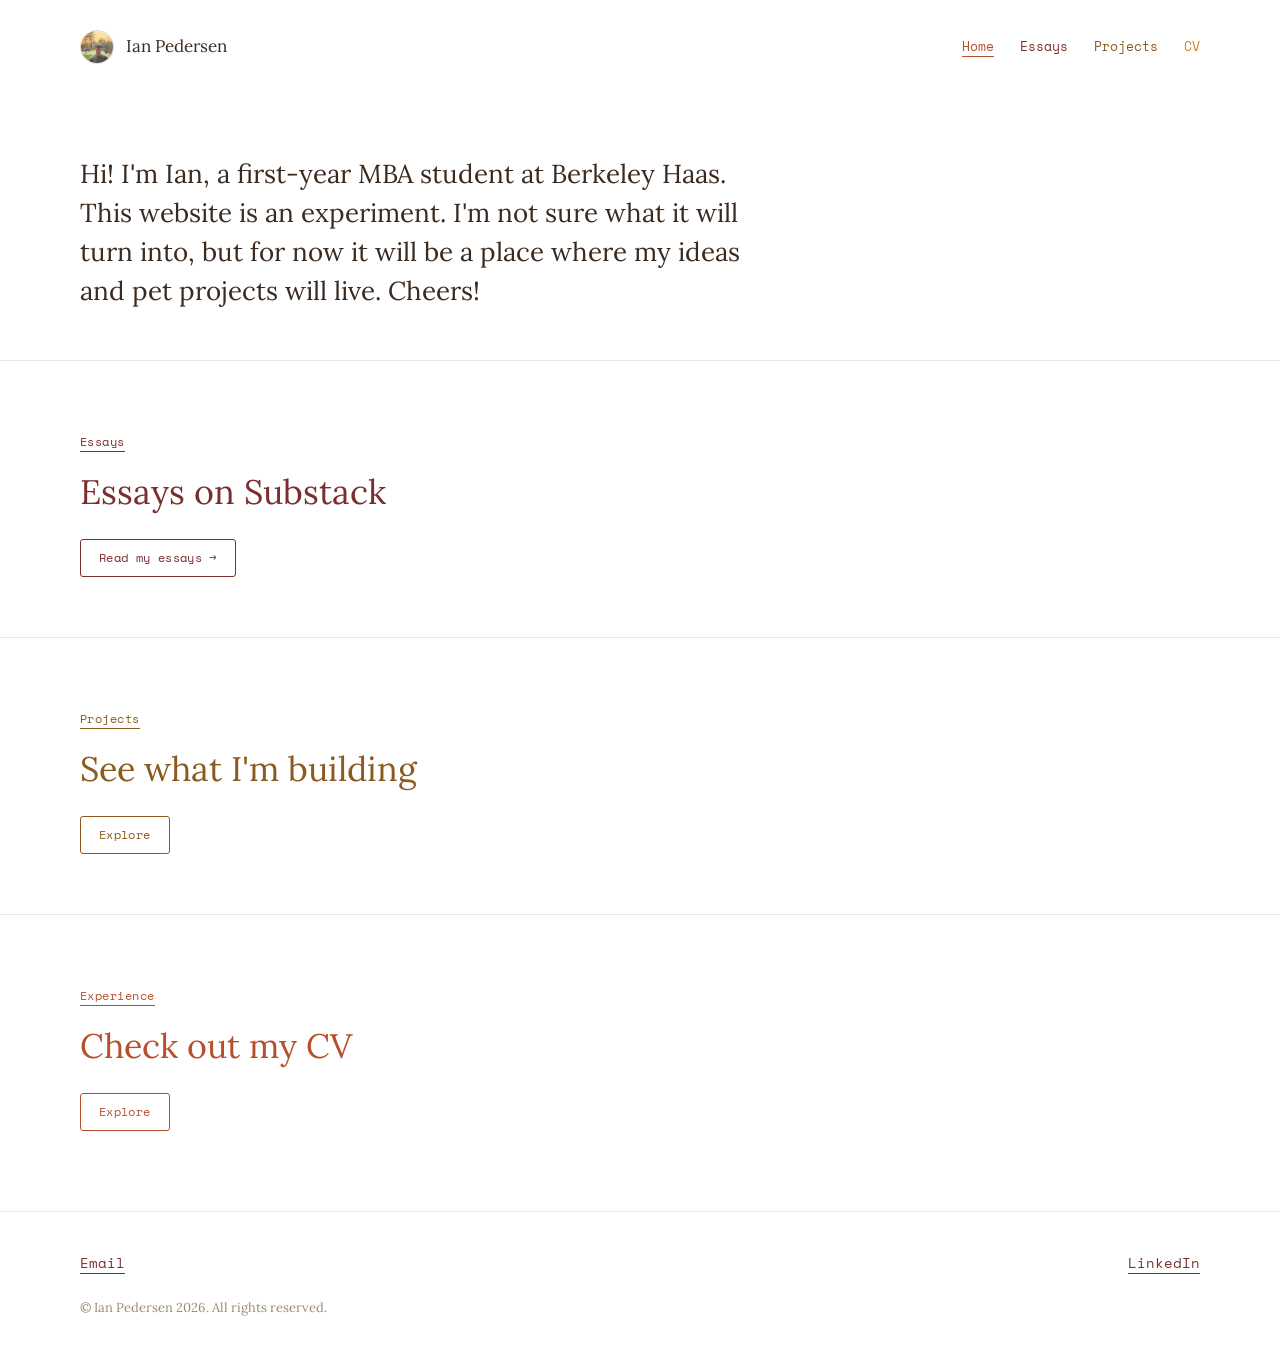
<file: index.html>
<!DOCTYPE html>
<html lang="en">
<head>
<meta charset="UTF-8">
<meta name="viewport" content="width=device-width, initial-scale=1.0">
<title>Ian Pedersen</title>
<meta name="description" content="Ian Pedersen — personal site">
<link rel="preconnect" href="https://fonts.googleapis.com">
<link href="https://fonts.googleapis.com/css2?family=Lora:ital,wght@0,400;0,500;1,400&family=Space+Mono:wght@400;700&display=swap" rel="stylesheet">
<link rel="stylesheet" href="style.css">
<link rel="icon" href="data:,">
</head>
<body>

<div class="wrap">
  <header class="site-header">
    <div class="brand">
      <button type="button" class="avatar-btn" aria-label="View larger photo">
        <img src="images/headshot.jpg" alt="Ian Pedersen">
      </button>
      <span>Ian Pedersen</span>
    </div>
    <nav class="nav mono">
      <a href="index.html" class="current c-rust">Home</a>
      <a href="essays.html" class="c-maroon">Essays</a>
      <a href="projects.html" class="c-ochre">Projects</a>
      <a href="background.html" class="c-amber">CV</a>
    </nav>
  </header>
</div>

<div class="wrap">
  <div class="home-hero">
    <p>Hi! I'm Ian, a first-year MBA student at Berkeley Haas. This website is an experiment. I'm not sure what it will turn into, but for now it will be a place where my ideas and pet projects will live. Cheers!</p>
  </div>
</div>

<div class="divider"></div>
<a href="essays.html" class="feature-row theme-maroon">
  <div class="wrap">
    <div class="feature-row-pad">
      <p class="row-eyebrow mono">Essays</p>
      <h2>Essays on Substack</h2>
      <span class="pill-static mono">Read my essays &rarr;</span>
    </div>
  </div>
</a>

<div class="divider"></div>
<a href="projects.html" class="feature-row theme-ochre">
  <div class="wrap">
    <div class="feature-row-pad">
      <p class="row-eyebrow mono">Projects</p>
      <h2>See what I'm building</h2>
      <span class="pill-static mono">Explore</span>
    </div>
  </div>
</a>

<div class="divider"></div>
<a href="background.html" class="feature-row theme-rust">
  <div class="wrap">
    <div class="feature-row-pad">
      <p class="row-eyebrow mono">Experience</p>
      <h2>Check out my CV</h2>
      <span class="pill-static mono">Explore</span>
    </div>
  </div>
</a>

<footer class="site-footer">
  <div class="wrap">
    <div class="footer-links mono">
      <a href="mailto:ian_pedersen@berkeley.edu">Email</a>
      <a href="https://www.linkedin.com/in/ianpedersen2" target="_blank" rel="noopener">LinkedIn</a>
    </div>
    <p class="copyright">&copy; Ian Pedersen <span id="year"></span>. All rights reserved.</p>
  </div>
</footer>

<script>
  document.getElementById('year').textContent = new Date().getFullYear();
</script>
<script src="script.js"></script>
</body>
</html>
</file>
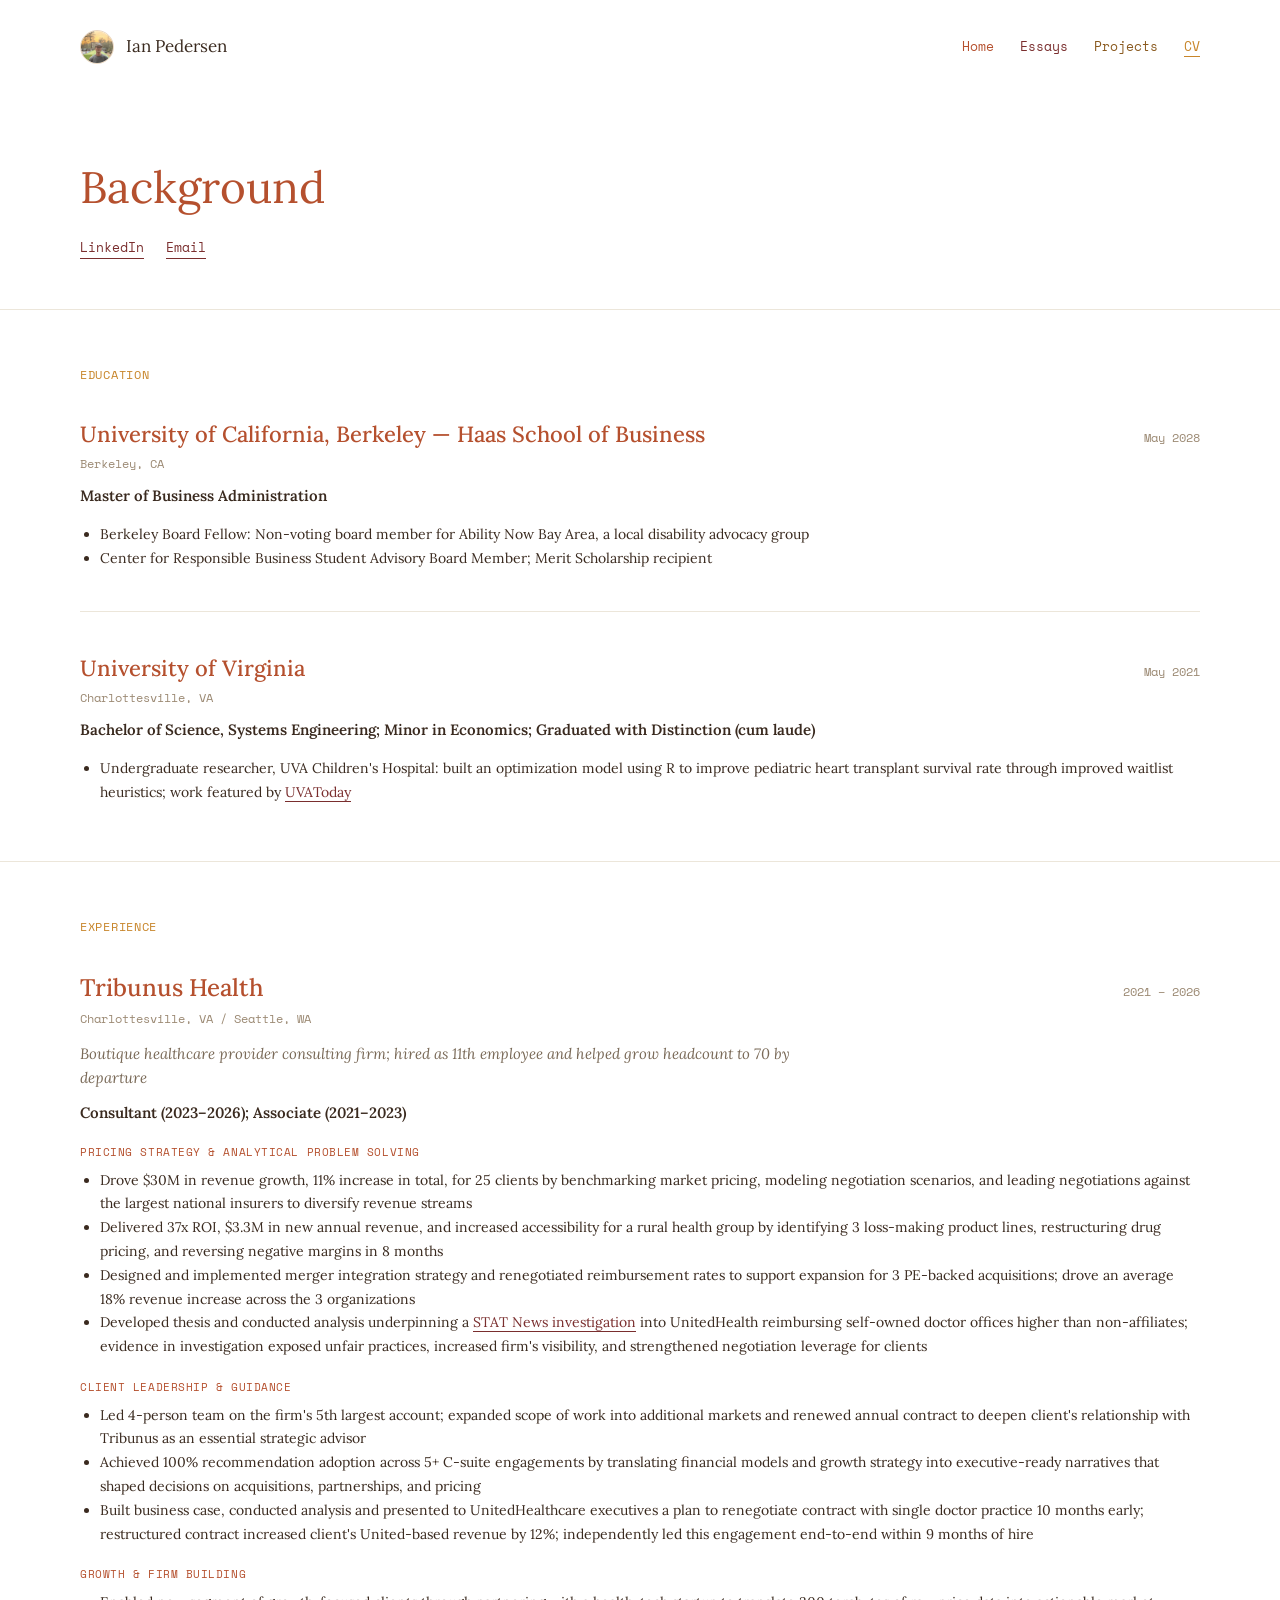
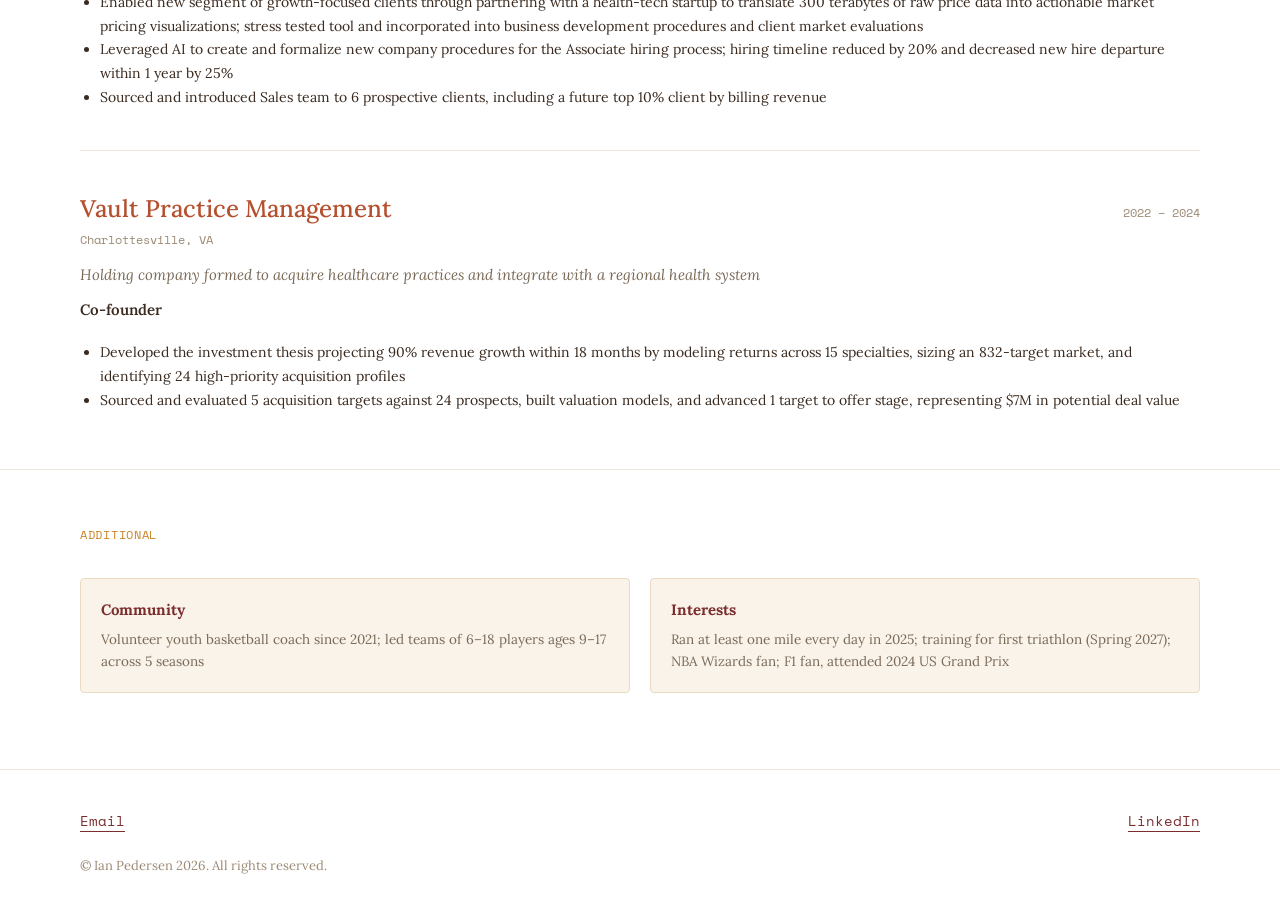
<file: background.html>
<!DOCTYPE html>
<html lang="en">
<head>
<meta charset="UTF-8">
<meta name="viewport" content="width=device-width, initial-scale=1.0">
<title>Background — Ian Pedersen</title>
<meta name="description" content="Ian Pedersen — background and resume">
<link rel="preconnect" href="https://fonts.googleapis.com">
<link href="https://fonts.googleapis.com/css2?family=Lora:ital,wght@0,400;0,500;0,600;1,400&family=Space+Mono:wght@400;700&display=swap" rel="stylesheet">
<link rel="stylesheet" href="style.css">
<link rel="icon" href="data:,">
</head>
<body>

<div class="wrap">
  <header class="site-header">
    <div class="brand">
      <button type="button" class="avatar-btn" aria-label="View larger photo">
        <img src="images/headshot.jpg" alt="Ian Pedersen">
      </button>
      <span>Ian Pedersen</span>
    </div>
    <nav class="nav mono">
      <a href="index.html" class="c-rust">Home</a>
      <a href="essays.html" class="c-maroon">Essays</a>
      <a href="projects.html" class="c-ochre">Projects</a>
      <a href="background.html" class="current c-amber">CV</a>
    </nav>
  </header>

  <div class="page-title">
    <h1 class="c-rust">Background</h1>
    <div class="page-links mono">
      <a href="https://www.linkedin.com/in/ianpedersen2" target="_blank" rel="noopener">LinkedIn</a>
      <a href="mailto:ian_pedersen@berkeley.edu">Email</a>
    </div>
  </div>
</div>

<div class="divider"><div class="wrap"></div></div>
<div class="wrap">
  <div class="cv-section">
    <p class="cv-eyebrow mono">Education</p>

    <article class="job edu">
      <div class="job-header">
        <div>
          <h2>University of California, Berkeley — Haas School of Business</h2>
          <p class="job-location mono">Berkeley, CA</p>
        </div>
        <p class="job-dates mono">May 2028</p>
      </div>
      <p class="job-role">Master of Business Administration</p>
      <ul>
        <li>Berkeley Board Fellow: Non-voting board member for Ability Now Bay Area, a local disability advocacy group</li>
        <li>Center for Responsible Business Student Advisory Board Member; Merit Scholarship recipient</li>
      </ul>
    </article>

    <article class="job edu">
      <div class="job-header">
        <div>
          <h2>University of Virginia</h2>
          <p class="job-location mono">Charlottesville, VA</p>
        </div>
        <p class="job-dates mono">May 2021</p>
      </div>
      <p class="job-role">Bachelor of Science, Systems Engineering; Minor in Economics; Graduated with Distinction (cum laude)</p>
      <ul>
        <li>Undergraduate researcher, UVA Children's Hospital: built an optimization model using R to improve pediatric heart transplant survival rate through improved waitlist heuristics; work featured by <a href="https://news.virginia.edu/content/decisions-heartbeat-how-2-uva-researchers-help-children-transplant-waitlist" target="_blank" rel="noopener">UVAToday</a></li>
      </ul>
    </article>
  </div>
</div>

<div class="divider"><div class="wrap"></div></div>
<div class="wrap">
  <div class="cv-section">
    <p class="cv-eyebrow mono">Experience</p>

    <article class="job">
      <div class="job-header">
        <div>
          <h2>Tribunus Health</h2>
          <p class="job-location mono">Charlottesville, VA / Seattle, WA</p>
        </div>
        <p class="job-dates mono">2021 – 2026</p>
      </div>
      <p class="job-desc">
        Boutique healthcare provider consulting firm; hired as 11th employee and helped grow
        headcount to 70 by departure
      </p>
      <p class="job-role">Consultant (2023–2026); Associate (2021–2023)</p>

      <div class="bullet-group">
        <p class="label mono">Pricing Strategy &amp; Analytical Problem Solving</p>
        <ul>
          <li>Drove $30M in revenue growth, 11% increase in total, for 25 clients by benchmarking market pricing, modeling negotiation scenarios, and leading negotiations against the largest national insurers to diversify revenue streams</li>
          <li>Delivered 37x ROI, $3.3M in new annual revenue, and increased accessibility for a rural health group by identifying 3 loss-making product lines, restructuring drug pricing, and reversing negative margins in 8 months</li>
          <li>Designed and implemented merger integration strategy and renegotiated reimbursement rates to support expansion for 3 PE-backed acquisitions; drove an average 18% revenue increase across the 3 organizations</li>
          <li>Developed thesis and conducted analysis underpinning a <a href="https://www.statnews.com/2024/11/25/unitedhealth-higher-payments-optum-providers-converts-expenses-to-profits/" target="_blank" rel="noopener">STAT News investigation</a> into UnitedHealth reimbursing self-owned doctor offices higher than non-affiliates; evidence in investigation exposed unfair practices, increased firm's visibility, and strengthened negotiation leverage for clients</li>
        </ul>
      </div>

      <div class="bullet-group">
        <p class="label mono">Client Leadership &amp; Guidance</p>
        <ul>
          <li>Led 4-person team on the firm's 5th largest account; expanded scope of work into additional markets and renewed annual contract to deepen client's relationship with Tribunus as an essential strategic advisor</li>
          <li>Achieved 100% recommendation adoption across 5+ C-suite engagements by translating financial models and growth strategy into executive-ready narratives that shaped decisions on acquisitions, partnerships, and pricing</li>
          <li>Built business case, conducted analysis and presented to UnitedHealthcare executives a plan to renegotiate contract with single doctor practice 10 months early; restructured contract increased client's United-based revenue by 12%; independently led this engagement end-to-end within 9 months of hire</li>
        </ul>
      </div>

      <div class="bullet-group">
        <p class="label mono">Growth &amp; Firm Building</p>
        <ul>
          <li>Enabled new segment of growth-focused clients through partnering with a health-tech startup to translate 300 terabytes of raw price data into actionable market pricing visualizations; stress tested tool and incorporated into business development procedures and client market evaluations</li>
          <li>Leveraged AI to create and formalize new company procedures for the Associate hiring process; hiring timeline reduced by 20% and decreased new hire departure within 1 year by 25%</li>
          <li>Sourced and introduced Sales team to 6 prospective clients, including a future top 10% client by billing revenue</li>
        </ul>
      </div>
    </article>

    <article class="job">
      <div class="job-header">
        <div>
          <h2>Vault Practice Management</h2>
          <p class="job-location mono">Charlottesville, VA</p>
        </div>
        <p class="job-dates mono">2022 – 2024</p>
      </div>
      <p class="job-desc">
        Holding company formed to acquire healthcare practices and integrate with a regional health
        system
      </p>
      <p class="job-role">Co-founder</p>

      <div class="bullet-group">
        <ul>
          <li>Developed the investment thesis projecting 90% revenue growth within 18 months by modeling returns across 15 specialties, sizing an 832-target market, and identifying 24 high-priority acquisition profiles</li>
          <li>Sourced and evaluated 5 acquisition targets against 24 prospects, built valuation models, and advanced 1 target to offer stage, representing $7M in potential deal value</li>
        </ul>
      </div>
    </article>
  </div>
</div>

<div class="divider"><div class="wrap"></div></div>
<div class="wrap">
  <div class="cv-section">
    <p class="cv-eyebrow mono">Additional</p>
    <div class="info-grid cols-2">
      <div class="info-card">
        <h3>Community</h3>
        <p>Volunteer youth basketball coach since 2021; led teams of 6–18 players ages 9–17 across 5 seasons</p>
      </div>
      <div class="info-card">
        <h3>Interests</h3>
        <p>Ran at least one mile every day in 2025; training for first triathlon (Spring 2027); NBA Wizards fan; F1 fan, attended 2024 US Grand Prix</p>
      </div>
    </div>
  </div>
</div>

<footer class="site-footer">
  <div class="wrap">
    <div class="footer-links mono">
      <a href="mailto:ian_pedersen@berkeley.edu">Email</a>
      <a href="https://www.linkedin.com/in/ianpedersen2" target="_blank" rel="noopener">LinkedIn</a>
    </div>
    <p class="copyright">&copy; Ian Pedersen <span id="year"></span>. All rights reserved.</p>
  </div>
</footer>

<script>
  document.getElementById('year').textContent = new Date().getFullYear();
</script>
<script src="script.js"></script>
</body>
</html>
</file>
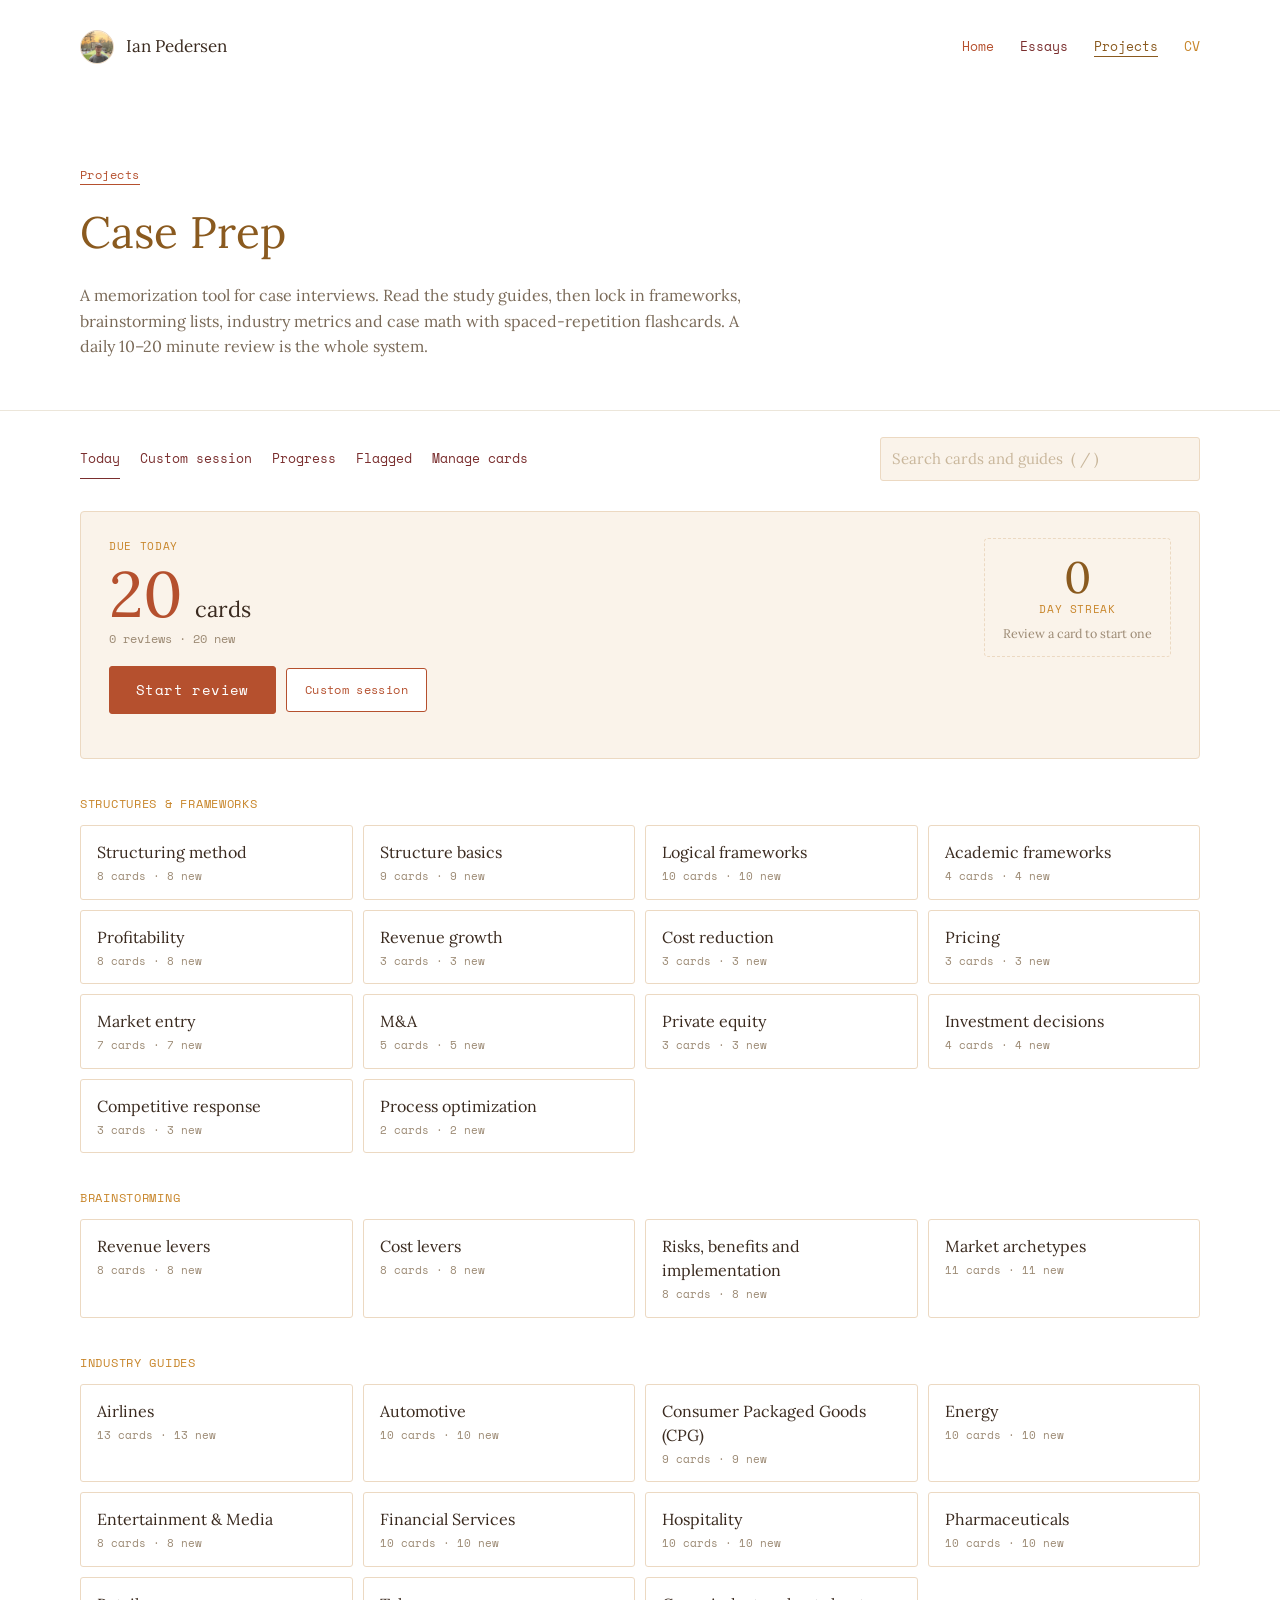
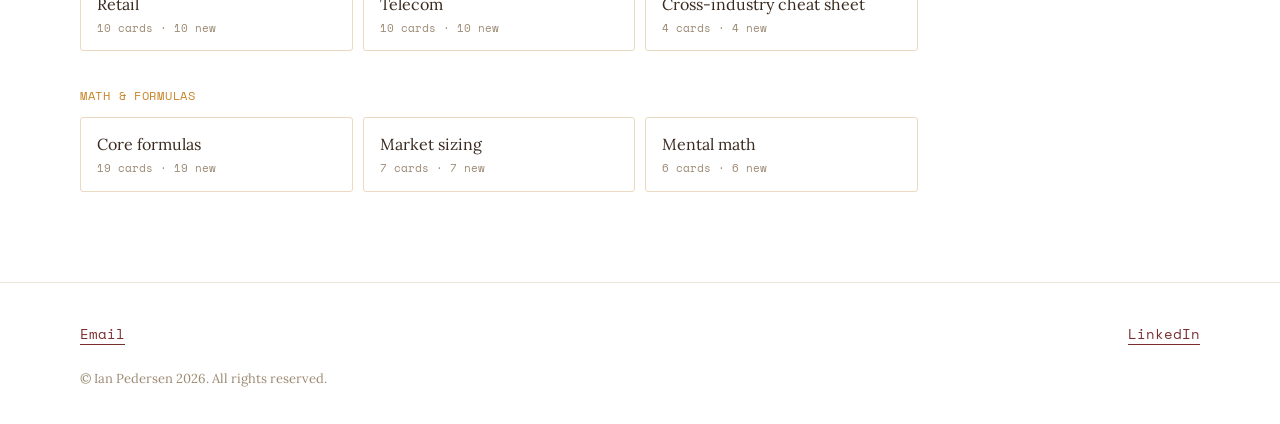
<file: case-prep.html>
<!DOCTYPE html>
<html lang="en">
<head>
<meta charset="UTF-8">
<meta name="viewport" content="width=device-width, initial-scale=1.0">
<title>Case Prep — Ian Pedersen</title>
<meta name="description" content="A memorization tool for case interviews: study guides plus spaced-repetition flashcards for frameworks, brainstorming lists, industry primers and case math.">
<meta name="robots" content="noindex">
<meta name="color-scheme" content="light dark">
<link rel="preconnect" href="https://fonts.googleapis.com">
<link href="https://fonts.googleapis.com/css2?family=Lora:ital,wght@0,400;0,500;1,400&family=Space+Mono:wght@400;700&display=swap" rel="stylesheet">
<link rel="stylesheet" href="style.css">
<link rel="stylesheet" href="case-prep/case-prep.css">
<link rel="icon" href="data:,">
<link rel="modulepreload" href="case-prep/js/app.js">
<link rel="modulepreload" href="case-prep/js/md.js">
<link rel="modulepreload" href="case-prep/js/srs.js">
<link rel="modulepreload" href="case-prep/js/store.js"></head>
<body>

<div class="wrap">
  <header class="site-header">
    <div class="brand">
      <button type="button" class="avatar-btn" aria-label="View larger photo">
        <img src="images/headshot.jpg" alt="Ian Pedersen">
      </button>
      <span>Ian Pedersen</span>
    </div>
    <nav class="nav mono">
      <a href="index.html" class="c-rust">Home</a>
      <a href="essays.html" class="c-maroon">Essays</a>
      <a href="projects.html" class="current c-ochre">Projects</a>
      <a href="background.html" class="c-amber">CV</a>
    </nav>
  </header>

  <div class="page-title">
    <p class="row-eyebrow mono c-rust"><a href="projects.html">Projects</a></p>
    <h1 class="c-ochre">Case Prep</h1>
    <p class="tk-intro">A memorization tool for case interviews. Read the study guides, then lock in frameworks, brainstorming lists, industry metrics and case math with spaced-repetition flashcards. A daily 10–20 minute review is the whole system.</p>
  </div>
</div>

<div class="divider cp-hide-studying"><div class="wrap"></div></div>

<div class="wrap">
  <div class="cp-toolbar">
    <nav class="cp-nav mono" aria-label="Case Prep">
      <a href="#/" data-nav="home">Today</a>
      <a href="#/custom" data-nav="custom">Custom session</a>
      <a href="#/progress" data-nav="progress">Progress</a>
      <a href="#/flagged" data-nav="flagged">Flagged</a>
      <a href="#/manage" data-nav="manage">Manage cards</a>
    </nav>
    <form class="cp-searchbar" id="cp-search-form" role="search">
      <input type="search" id="cp-q" class="cp-input" placeholder="Search cards and guides  ( / )" aria-label="Search cards and guides">
    </form>
  </div>
  <main id="cp-app" class="cp-app" aria-live="polite"><p class="cp-note">Loading cards…</p></main>
</div>

<dialog id="cp-dialog" class="cp-dialog" aria-label="Edit card"></dialog>
<div id="cp-flash" class="cp-flash mono" role="status"></div>

<footer class="site-footer">
  <div class="wrap">
    <div class="footer-links mono">
      <a href="mailto:ian_pedersen@berkeley.edu">Email</a>
      <a href="https://www.linkedin.com/in/ianpedersen2" target="_blank" rel="noopener">LinkedIn</a>
    </div>
    <p class="copyright">&copy; Ian Pedersen <span id="year"></span>. All rights reserved.</p>
  </div>
</footer>

<script>
  document.getElementById('year').textContent = new Date().getFullYear();
</script>
<script src="script.js"></script>
<script type="module" src="case-prep/js/app.js"></script>
</body>
</html>
</file>
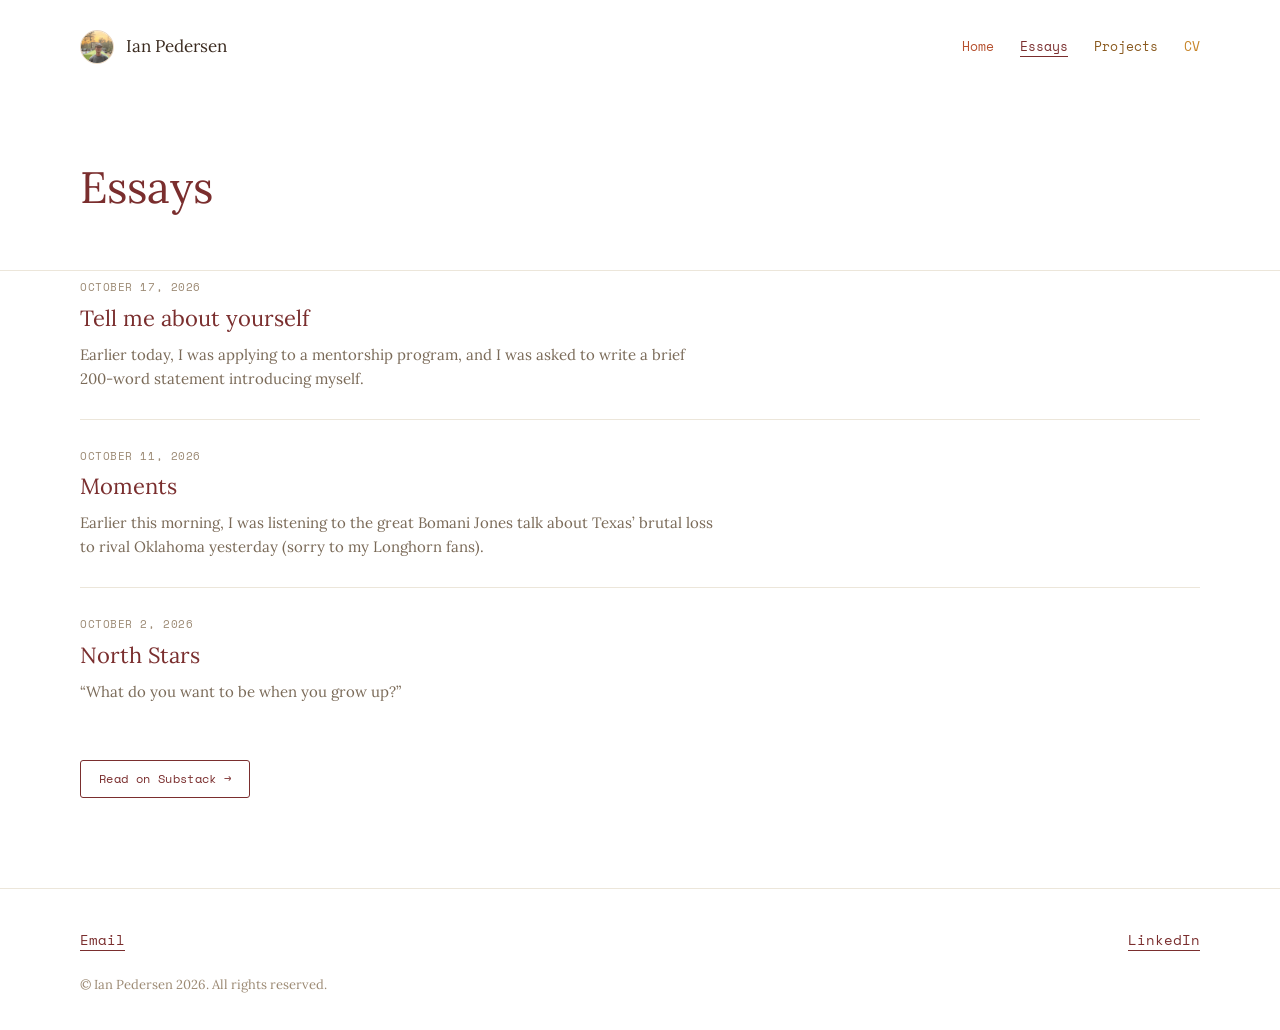
<file: essays.html>
<!DOCTYPE html>
<html lang="en">
<head>
<meta charset="UTF-8">
<meta name="viewport" content="width=device-width, initial-scale=1.0">
<title>Essays — Ian Pedersen</title>
<meta name="description" content="Ian Pedersen — essays and writing">
<link rel="preconnect" href="https://fonts.googleapis.com">
<link href="https://fonts.googleapis.com/css2?family=Lora:ital,wght@0,400;0,500;1,400&family=Space+Mono:wght@400;700&display=swap" rel="stylesheet">
<link rel="stylesheet" href="style.css">
<link rel="icon" href="data:,">
</head>
<body>

<div class="wrap">
  <header class="site-header">
    <div class="brand">
      <button type="button" class="avatar-btn" aria-label="View larger photo">
        <img src="images/headshot.jpg" alt="Ian Pedersen">
      </button>
      <span>Ian Pedersen</span>
    </div>
    <nav class="nav mono">
      <a href="index.html" class="c-rust">Home</a>
      <a href="essays.html" class="current c-maroon">Essays</a>
      <a href="projects.html" class="c-ochre">Projects</a>
      <a href="background.html" class="c-amber">CV</a>
    </nav>
  </header>

  <div class="page-title">
    <h1 class="c-maroon">Essays</h1>
  </div>
</div>

<div class="divider"><div class="wrap"></div></div>
<div class="wrap">
  <div class="essays-body">
    <div id="recent-posts-list"></div>

    <a href="https://ianpedersen2.substack.com" target="_blank" rel="noopener" class="pill c-maroon substack-cta">
      <span class="mono">Read on Substack &rarr;</span>
    </a>
  </div>
</div>

<footer class="site-footer">
  <div class="wrap">
    <div class="footer-links mono">
      <a href="mailto:ian_pedersen@berkeley.edu">Email</a>
      <a href="https://www.linkedin.com/in/ianpedersen2" target="_blank" rel="noopener">LinkedIn</a>
    </div>
    <p class="copyright">&copy; Ian Pedersen <span id="year"></span>. All rights reserved.</p>
  </div>
</footer>

<script>
  document.getElementById('year').textContent = new Date().getFullYear();

  function escapeHtml(str) {
    const div = document.createElement('div');
    div.textContent = str || '';
    return div.innerHTML;
  }

  fetch('data/substack-posts.json')
    .then(res => res.ok ? res.json() : [])
    .then(posts => {
      if (!posts || !posts.length) return;
      const list = document.getElementById('recent-posts-list');
      list.innerHTML = posts.map(post => {
        const date = post.pub_date
          ? new Date(post.pub_date).toLocaleDateString('en-US', { year: 'numeric', month: 'long', day: 'numeric' })
          : '';
        return `
          <article class="post-card">
            <p class="post-date mono">${date}</p>
            <h3><a href="${post.url}" target="_blank" rel="noopener">${escapeHtml(post.title)}</a></h3>
            <p class="excerpt">${escapeHtml(post.excerpt)}</p>
          </article>
        `;
      }).join('');
    })
    .catch(() => {});
</script>
<script src="script.js"></script>
</body>
</html>
</file>
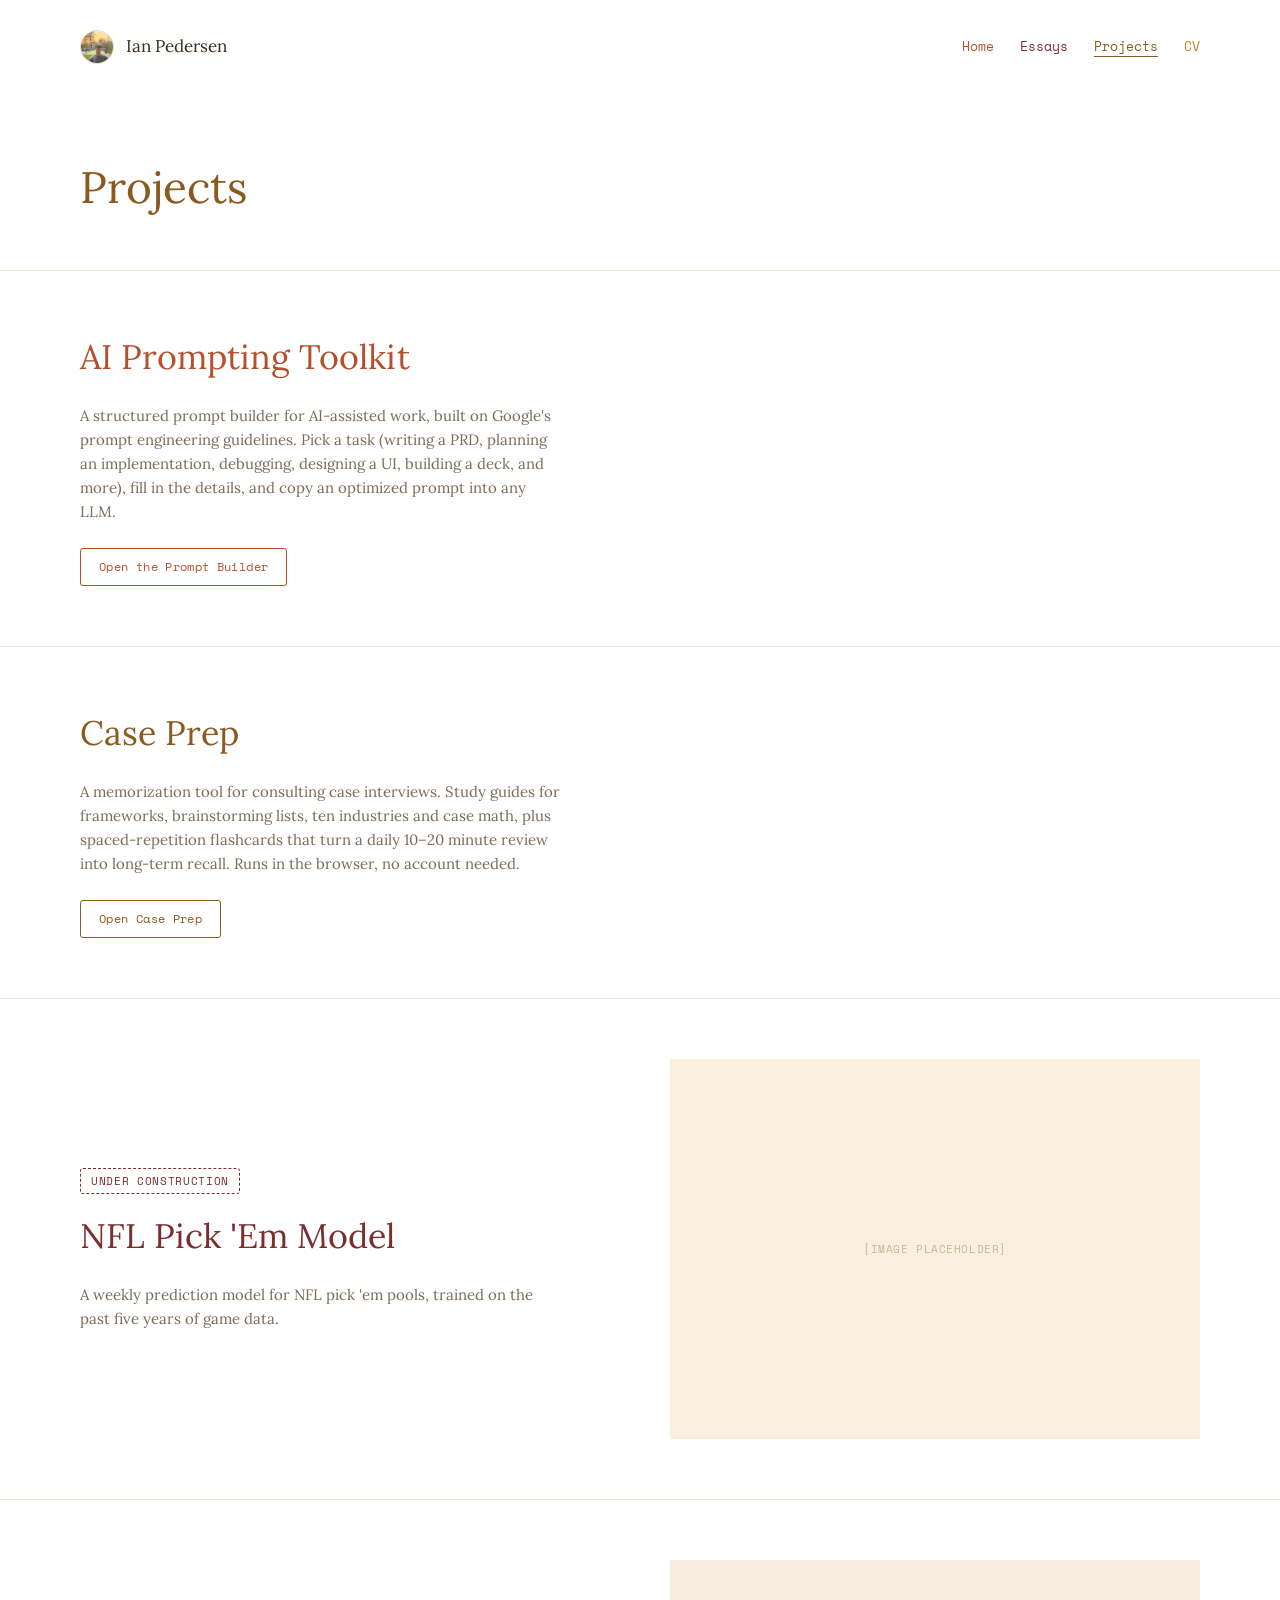
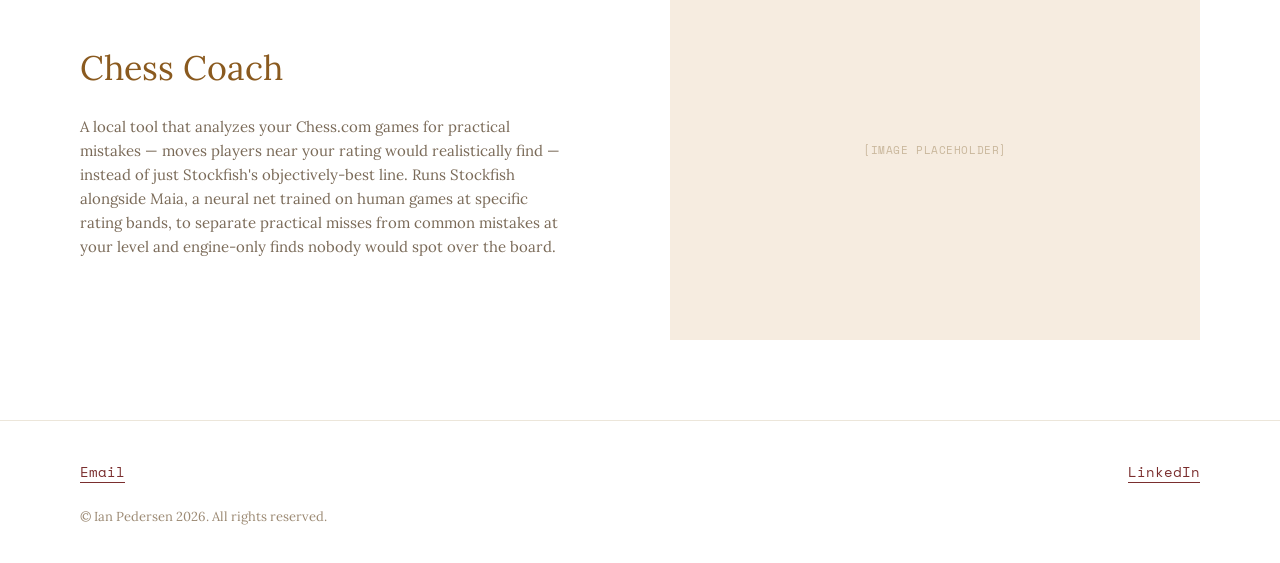
<file: projects.html>
<!DOCTYPE html>
<html lang="en">
<head>
<meta charset="UTF-8">
<meta name="viewport" content="width=device-width, initial-scale=1.0">
<title>Projects — Ian Pedersen</title>
<meta name="description" content="Ian Pedersen — projects and tools">
<link rel="preconnect" href="https://fonts.googleapis.com">
<link href="https://fonts.googleapis.com/css2?family=Lora:ital,wght@0,400;0,500;1,400&family=Space+Mono:wght@400;700&display=swap" rel="stylesheet">
<link rel="stylesheet" href="style.css">
<link rel="icon" href="data:,">
</head>
<body>

<div class="wrap">
  <header class="site-header">
    <div class="brand">
      <button type="button" class="avatar-btn" aria-label="View larger photo">
        <img src="images/headshot.jpg" alt="Ian Pedersen">
      </button>
      <span>Ian Pedersen</span>
    </div>
    <nav class="nav mono">
      <a href="index.html" class="c-rust">Home</a>
      <a href="essays.html" class="c-maroon">Essays</a>
      <a href="projects.html" class="current c-ochre">Projects</a>
      <a href="background.html" class="c-amber">CV</a>
    </nav>
  </header>

  <div class="page-title">
    <h1 class="c-ochre">Projects</h1>
  </div>
</div>

<div class="divider"><div class="wrap"></div></div>
<div class="wrap">
  <div class="row">
    <div class="row-content">
      <h2 class="c-rust">AI Prompting Toolkit</h2>
      <p class="row-desc">A structured prompt builder for AI-assisted work, built on Google's prompt engineering guidelines. Pick a task (writing a PRD, planning an implementation, debugging, designing a UI, building a deck, and more), fill in the details, and copy an optimized prompt into any LLM.</p>
      <p class="row-actions"><a href="toolkit.html" class="pill mono c-rust">Open the Prompt Builder</a></p>
    </div>
  </div>
</div>

<div class="divider"><div class="wrap"></div></div>
<div class="wrap">
  <div class="row">
    <div class="row-content">
      <h2 class="c-ochre">Case Prep</h2>
      <p class="row-desc">A memorization tool for consulting case interviews. Study guides for frameworks, brainstorming lists, ten industries and case math, plus spaced-repetition flashcards that turn a daily 10–20 minute review into long-term recall. Runs in the browser, no account needed.</p>
      <p class="row-actions"><a href="case-prep.html" class="pill mono c-ochre">Open Case Prep</a></p>
    </div>
  </div>
</div>

<div class="divider"><div class="wrap"></div></div>
<div class="wrap">
  <div class="row">
    <div class="row-content">
      <span class="badge-construction mono c-maroon">Under construction</span>
      <h2 class="c-maroon">NFL Pick 'Em Model</h2>
      <p class="row-desc">A weekly prediction model for NFL pick 'em pools, trained on the past five years of game data.</p>
    </div>
    <div class="row-media tint2">
      <span class="mono">[Image placeholder]</span>
    </div>
  </div>
</div>

<div class="divider"><div class="wrap"></div></div>
<div class="wrap">
  <div class="row">
    <div class="row-content">
      <h2 class="c-ochre">Chess Coach</h2>
      <p class="row-desc">A local tool that analyzes your Chess.com games for practical mistakes — moves players near your rating would realistically find — instead of just Stockfish's objectively-best line. Runs Stockfish alongside Maia, a neural net trained on human games at specific rating bands, to separate practical misses from common mistakes at your level and engine-only finds nobody would spot over the board.</p>
    </div>
    <div class="row-media tint3">
      <span class="mono">[Image placeholder]</span>
    </div>
  </div>
</div>

<footer class="site-footer">
  <div class="wrap">
    <div class="footer-links mono">
      <a href="mailto:ian_pedersen@berkeley.edu">Email</a>
      <a href="https://www.linkedin.com/in/ianpedersen2" target="_blank" rel="noopener">LinkedIn</a>
    </div>
    <p class="copyright">&copy; Ian Pedersen <span id="year"></span>. All rights reserved.</p>
  </div>
</footer>

<script>
  document.getElementById('year').textContent = new Date().getFullYear();
</script>
<script src="script.js"></script>
</body>
</html>
</file>
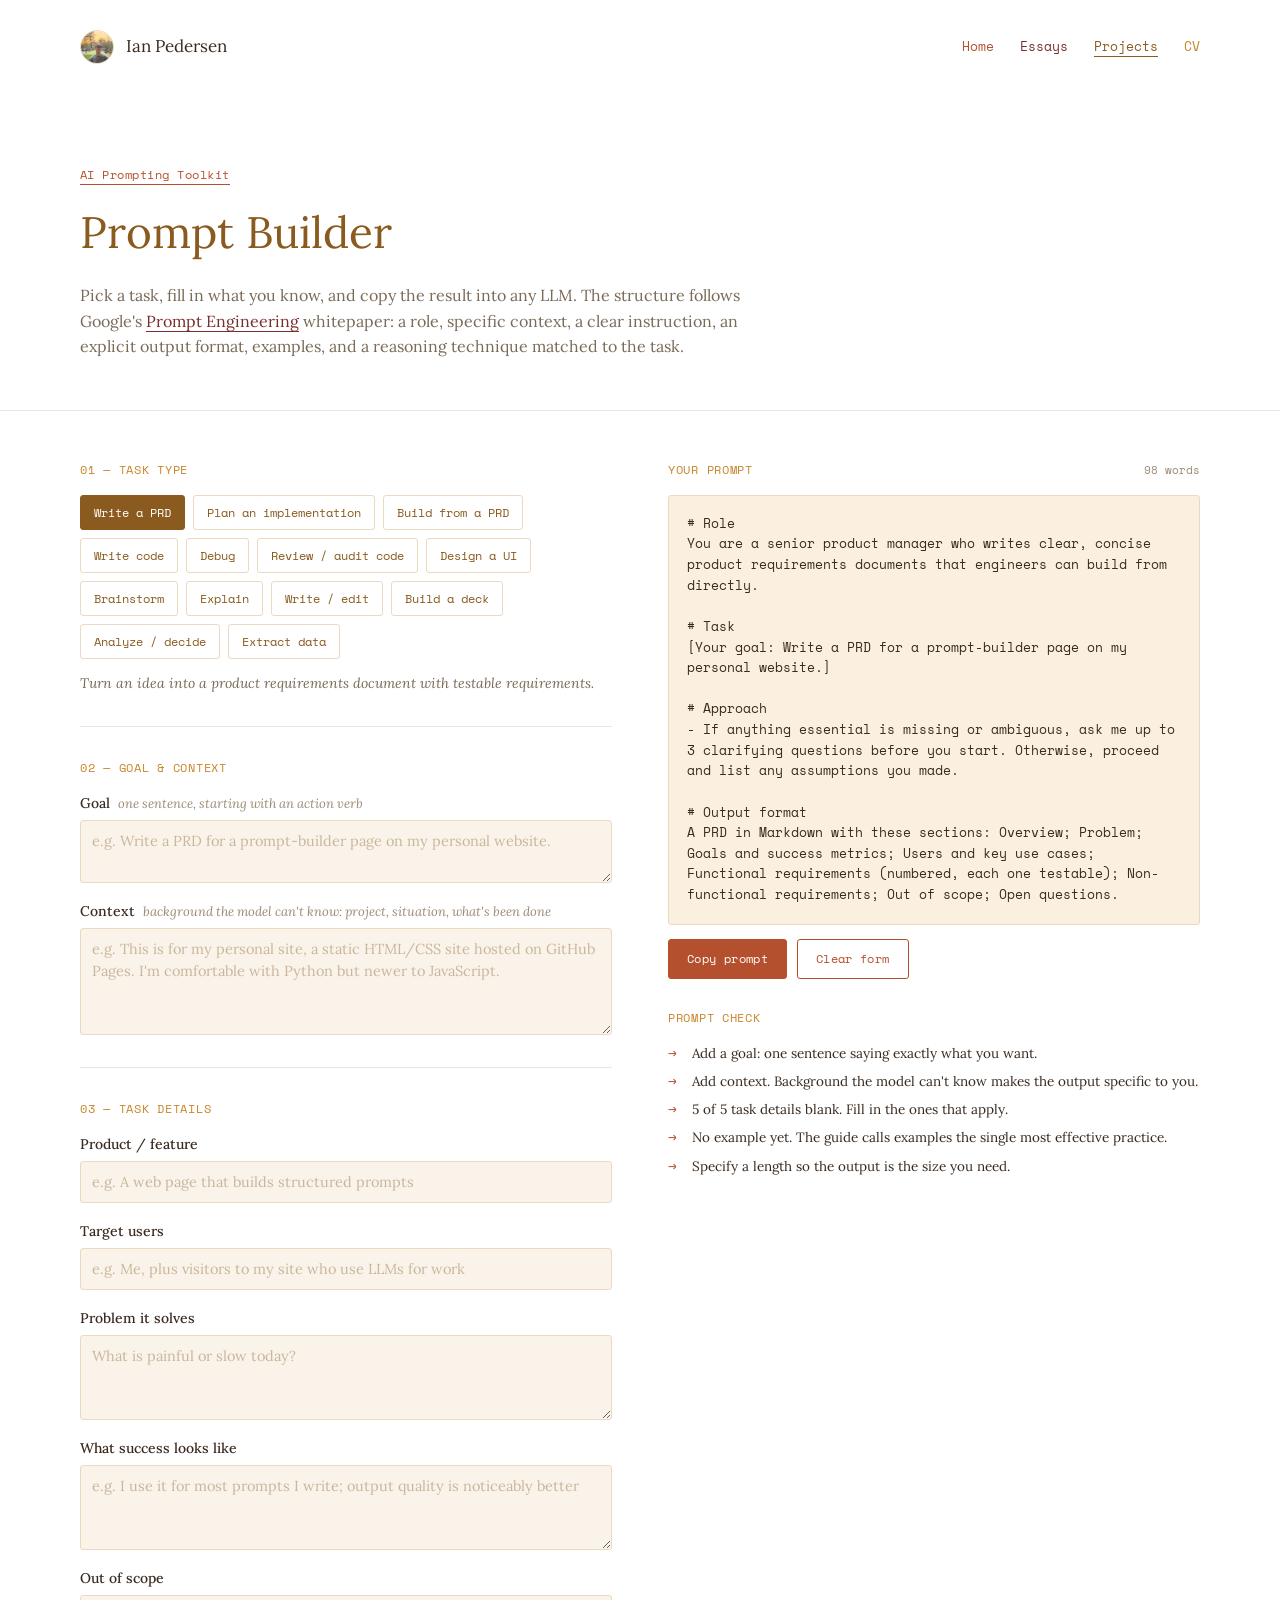
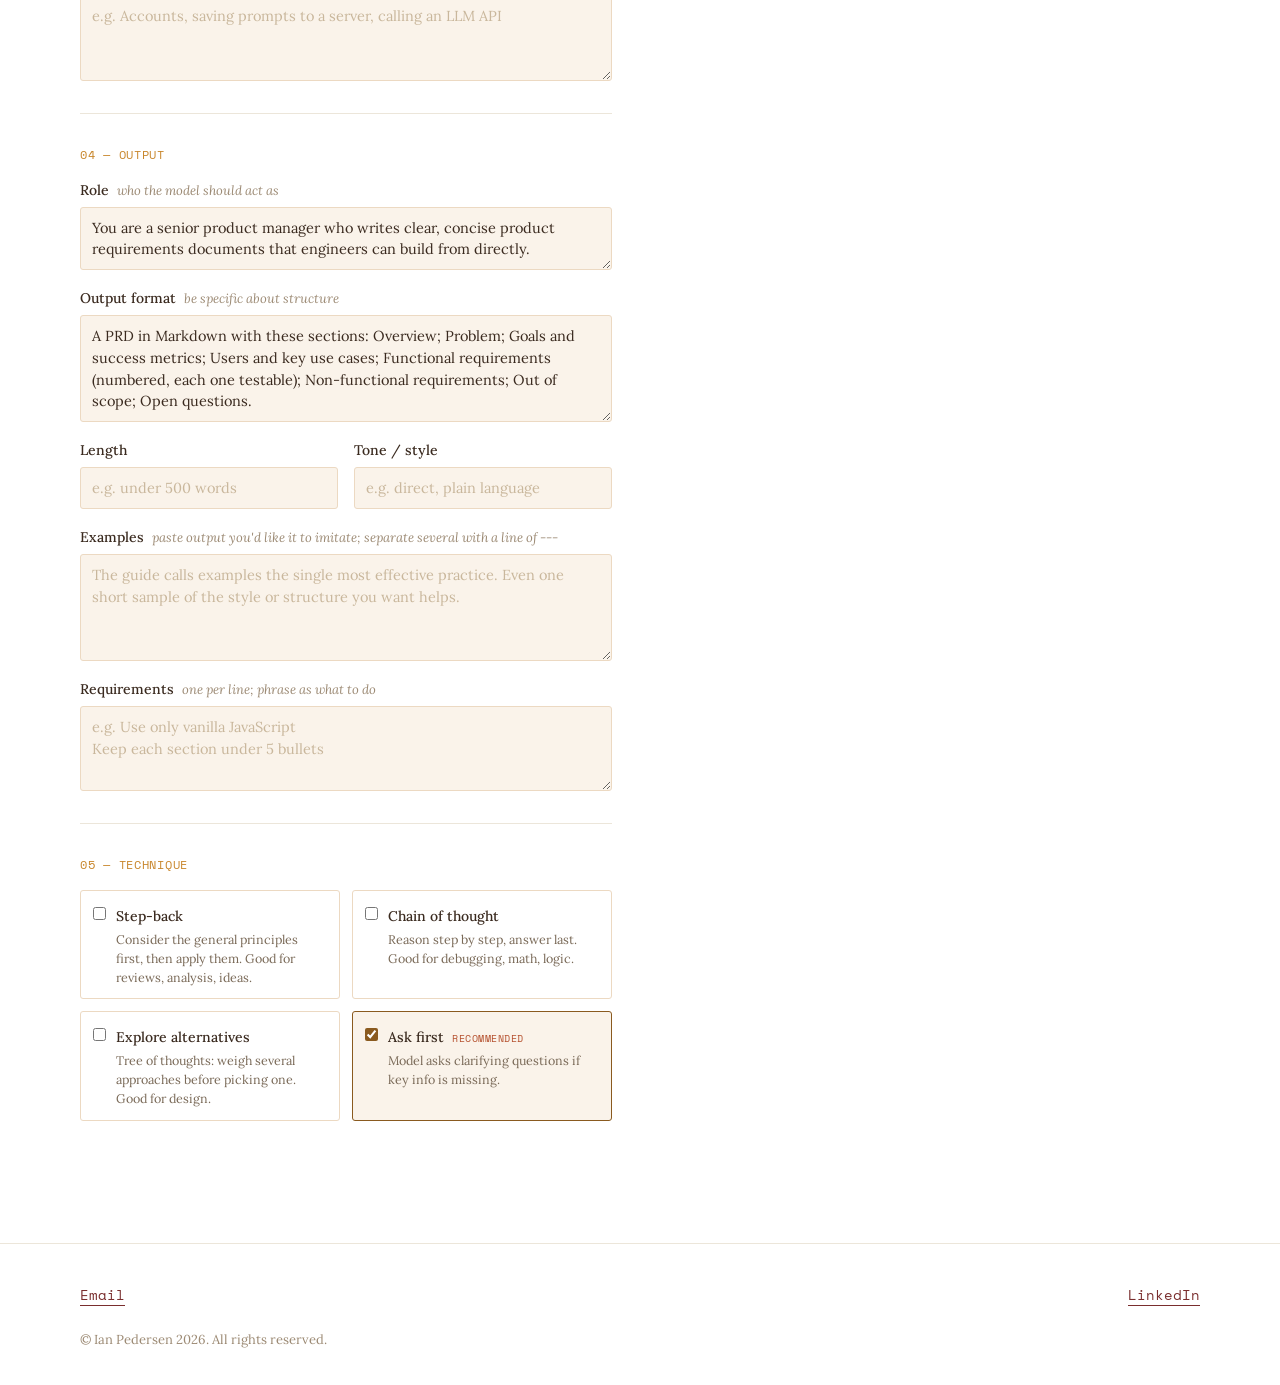
<file: toolkit.html>
<!DOCTYPE html>
<html lang="en">
<head>
<meta charset="UTF-8">
<meta name="viewport" content="width=device-width, initial-scale=1.0">
<title>Prompt Builder — Ian Pedersen</title>
<meta name="description" content="A structured prompt builder: pick a task, fill in the details, and copy an optimized prompt into any LLM.">
<link rel="preconnect" href="https://fonts.googleapis.com">
<link href="https://fonts.googleapis.com/css2?family=Lora:ital,wght@0,400;0,500;1,400&family=Space+Mono:wght@400;700&display=swap" rel="stylesheet">
<link rel="stylesheet" href="style.css">
<link rel="icon" href="data:,">
</head>
<body>

<div class="wrap">
  <header class="site-header">
    <div class="brand">
      <button type="button" class="avatar-btn" aria-label="View larger photo">
        <img src="images/headshot.jpg" alt="Ian Pedersen">
      </button>
      <span>Ian Pedersen</span>
    </div>
    <nav class="nav mono">
      <a href="index.html" class="c-rust">Home</a>
      <a href="essays.html" class="c-maroon">Essays</a>
      <a href="projects.html" class="current c-ochre">Projects</a>
      <a href="background.html" class="c-amber">CV</a>
    </nav>
  </header>

  <div class="page-title">
    <p class="row-eyebrow mono c-rust"><a href="projects.html">AI Prompting Toolkit</a></p>
    <h1 class="c-ochre">Prompt Builder</h1>
    <p class="tk-intro">Pick a task, fill in what you know, and copy the result into any LLM. The structure follows Google's <a href="https://www.kaggle.com/whitepaper-prompt-engineering" target="_blank" rel="noopener">Prompt Engineering</a> whitepaper: a role, specific context, a clear instruction, an explicit output format, examples, and a reasoning technique matched to the task.</p>
  </div>
</div>

<div class="divider"><div class="wrap"></div></div>

<div class="wrap">
  <div class="tk-layout">

    <form class="tk-form" id="tk-form" autocomplete="off" onsubmit="return false">

      <section class="tk-step">
        <p class="tk-step-label mono">01 — Task type</p>
        <div class="tk-tasks" id="tk-tasks" role="radiogroup" aria-label="Task type"></div>
        <p class="tk-task-blurb" id="tk-task-blurb"></p>
      </section>

      <section class="tk-step">
        <p class="tk-step-label mono">02 — Goal &amp; context</p>
        <label class="tk-field">
          <span class="tk-label">Goal <em>one sentence, starting with an action verb</em></span>
          <textarea id="f-goal" rows="2"></textarea>
        </label>
        <label class="tk-field">
          <span class="tk-label">Context <em>background the model can't know: project, situation, what's been done</em></span>
          <textarea id="f-context" rows="4" placeholder="e.g. This is for my personal site, a static HTML/CSS site hosted on GitHub Pages. I'm comfortable with Python but newer to JavaScript."></textarea>
        </label>
      </section>

      <section class="tk-step">
        <p class="tk-step-label mono">03 — Task details</p>
        <div id="tk-details"></div>
      </section>

      <section class="tk-step">
        <p class="tk-step-label mono">04 — Output</p>
        <label class="tk-field">
          <span class="tk-label">Role <em>who the model should act as</em></span>
          <textarea id="f-role" rows="2"></textarea>
        </label>
        <label class="tk-field">
          <span class="tk-label">Output format <em>be specific about structure</em></span>
          <textarea id="f-format" rows="4"></textarea>
        </label>
        <div class="tk-row2">
          <label class="tk-field">
            <span class="tk-label">Length</span>
            <input id="f-length" type="text" placeholder="e.g. under 500 words">
          </label>
          <label class="tk-field">
            <span class="tk-label">Tone / style</span>
            <input id="f-tone" type="text" placeholder="e.g. direct, plain language">
          </label>
        </div>
        <label class="tk-field">
          <span class="tk-label">Examples <em>paste output you'd like it to imitate; separate several with a line of ---</em></span>
          <textarea id="f-examples" rows="4" placeholder="The guide calls examples the single most effective practice. Even one short sample of the style or structure you want helps."></textarea>
        </label>
        <label class="tk-field">
          <span class="tk-label">Requirements <em>one per line; phrase as what to do</em></span>
          <textarea id="f-constraints" rows="3" placeholder="e.g. Use only vanilla JavaScript&#10;Keep each section under 5 bullets"></textarea>
        </label>
      </section>

      <section class="tk-step">
        <p class="tk-step-label mono">05 — Technique</p>
        <div class="tk-techs" id="tk-techs"></div>
      </section>

    </form>

    <aside class="tk-output">
      <div class="tk-output-sticky">
        <div class="tk-output-head">
          <p class="tk-step-label mono">Your prompt</p>
          <span class="tk-count mono" id="tk-count"></span>
        </div>
        <pre class="tk-prompt" id="tk-prompt" tabindex="0" aria-live="polite"></pre>
        <div class="tk-actions mono">
          <button type="button" class="tk-btn tk-btn-primary" id="tk-copy">Copy prompt</button>
          <button type="button" class="tk-btn" id="tk-reset">Clear form</button>
        </div>
        <div class="tk-check">
          <p class="tk-step-label mono">Prompt check</p>
          <ul id="tk-lint"></ul>
        </div>
      </div>
    </aside>

  </div>
</div>

<footer class="site-footer">
  <div class="wrap">
    <div class="footer-links mono">
      <a href="mailto:ian_pedersen@berkeley.edu">Email</a>
      <a href="https://www.linkedin.com/in/ianpedersen2" target="_blank" rel="noopener">LinkedIn</a>
    </div>
    <p class="copyright">&copy; Ian Pedersen <span id="year"></span>. All rights reserved.</p>
  </div>
</footer>

<script>
  document.getElementById('year').textContent = new Date().getFullYear();
</script>
<script src="toolkit.js"></script>
<script src="script.js"></script>
</body>
</html>
</file>
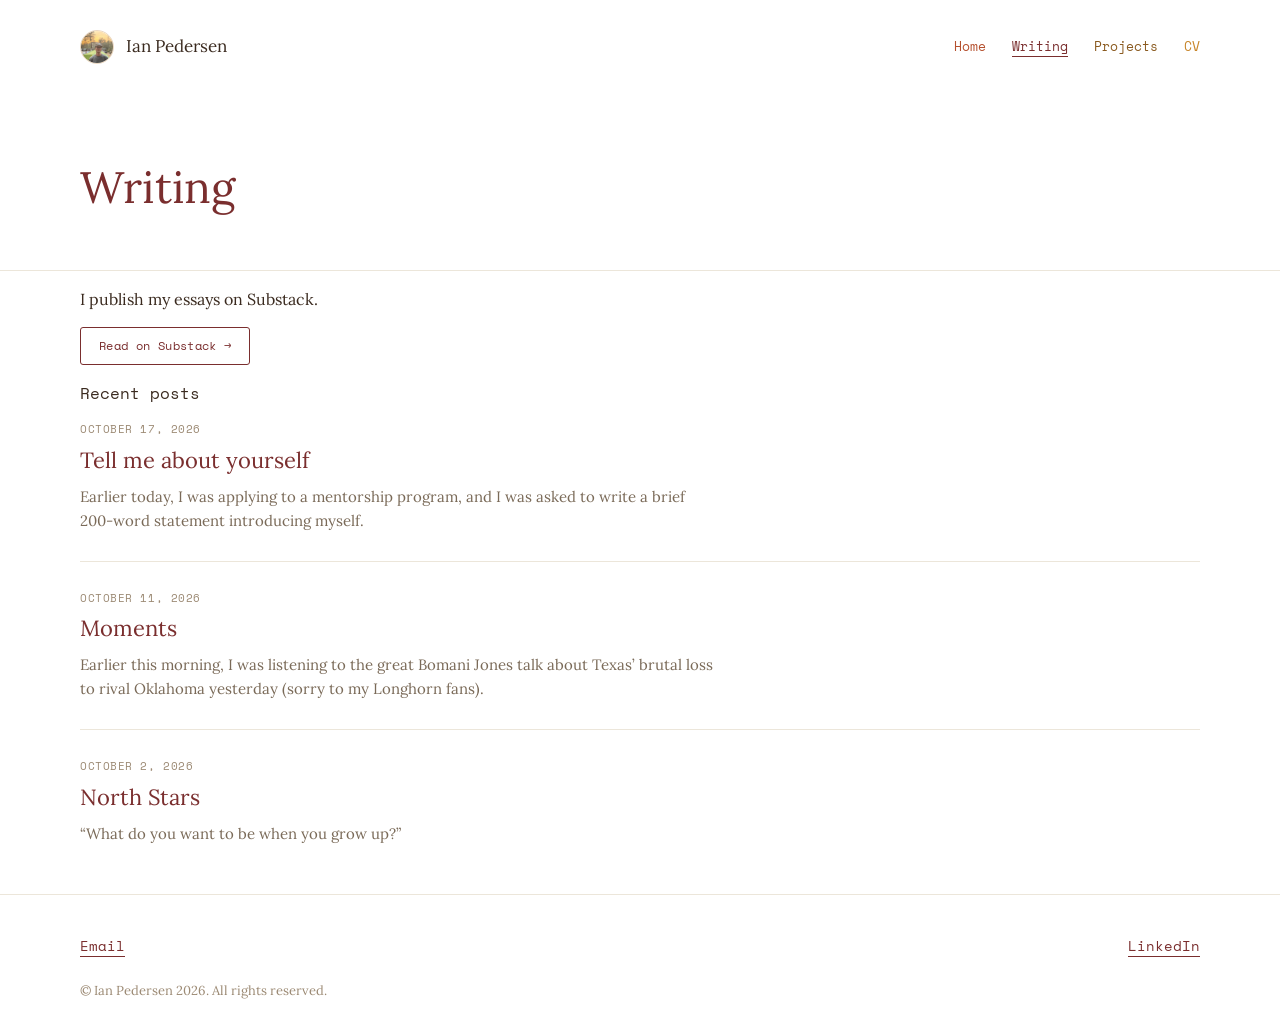
<file: writing.html>
<!DOCTYPE html>
<html lang="en">
<head>
<meta charset="UTF-8">
<meta name="viewport" content="width=device-width, initial-scale=1.0">
<title>Writing — Ian Pedersen</title>
<meta name="description" content="Ian Pedersen — essays and writing">
<link rel="preconnect" href="https://fonts.googleapis.com">
<link href="https://fonts.googleapis.com/css2?family=Lora:ital,wght@0,400;0,500;1,400&family=Space+Mono:wght@400;700&display=swap" rel="stylesheet">
<link rel="stylesheet" href="style.css">
<link rel="icon" href="data:,">
</head>
<body>

<div class="wrap">
  <header class="site-header">
    <div class="brand">
      <img src="images/headshot.jpg" alt="Ian Pedersen">
      <span>Ian Pedersen</span>
    </div>
    <nav class="nav mono">
      <a href="index.html" class="c-rust">Home</a>
      <a href="writing.html" class="current c-maroon">Writing</a>
      <a href="projects.html" class="c-ochre">Projects</a>
      <a href="background.html" class="c-amber">CV</a>
    </nav>
  </header>

  <div class="page-title">
    <h1 class="c-maroon">Writing</h1>
  </div>
</div>

<div class="divider"><div class="wrap"></div></div>
<div class="wrap">
  <div class="writing-body">
    <p class="intro">I publish my essays on Substack.</p>
    <a href="https://ianpedersen2.substack.com" target="_blank" rel="noopener" class="pill c-maroon">
      <span class="mono">Read on Substack &rarr;</span>
    </a>

    <div id="recent-posts" class="recent-posts" hidden>
      <p class="recent-posts-label mono">Recent posts</p>
      <div id="recent-posts-list"></div>
    </div>
  </div>
</div>

<footer class="site-footer">
  <div class="wrap">
    <div class="footer-links mono">
      <a href="mailto:ian_pedersen@berkeley.edu">Email</a>
      <a href="https://www.linkedin.com/in/ianpedersen2" target="_blank" rel="noopener">LinkedIn</a>
    </div>
    <p class="copyright">&copy; Ian Pedersen <span id="year"></span>. All rights reserved.</p>
  </div>
</footer>

<script>
  document.getElementById('year').textContent = new Date().getFullYear();

  function escapeHtml(str) {
    const div = document.createElement('div');
    div.textContent = str || '';
    return div.innerHTML;
  }

  fetch('data/substack-posts.json')
    .then(res => res.ok ? res.json() : [])
    .then(posts => {
      if (!posts || !posts.length) return;
      const container = document.getElementById('recent-posts');
      const list = document.getElementById('recent-posts-list');
      list.innerHTML = posts.map(post => {
        const date = post.pub_date
          ? new Date(post.pub_date).toLocaleDateString('en-US', { year: 'numeric', month: 'long', day: 'numeric' })
          : '';
        return `
          <article class="post-card">
            <p class="post-date mono">${date}</p>
            <h3><a href="${post.url}" target="_blank" rel="noopener">${escapeHtml(post.title)}</a></h3>
            <p class="excerpt">${escapeHtml(post.excerpt)}</p>
          </article>
        `;
      }).join('');
      container.hidden = false;
    })
    .catch(() => {});
</script>
</body>
</html>
</file>
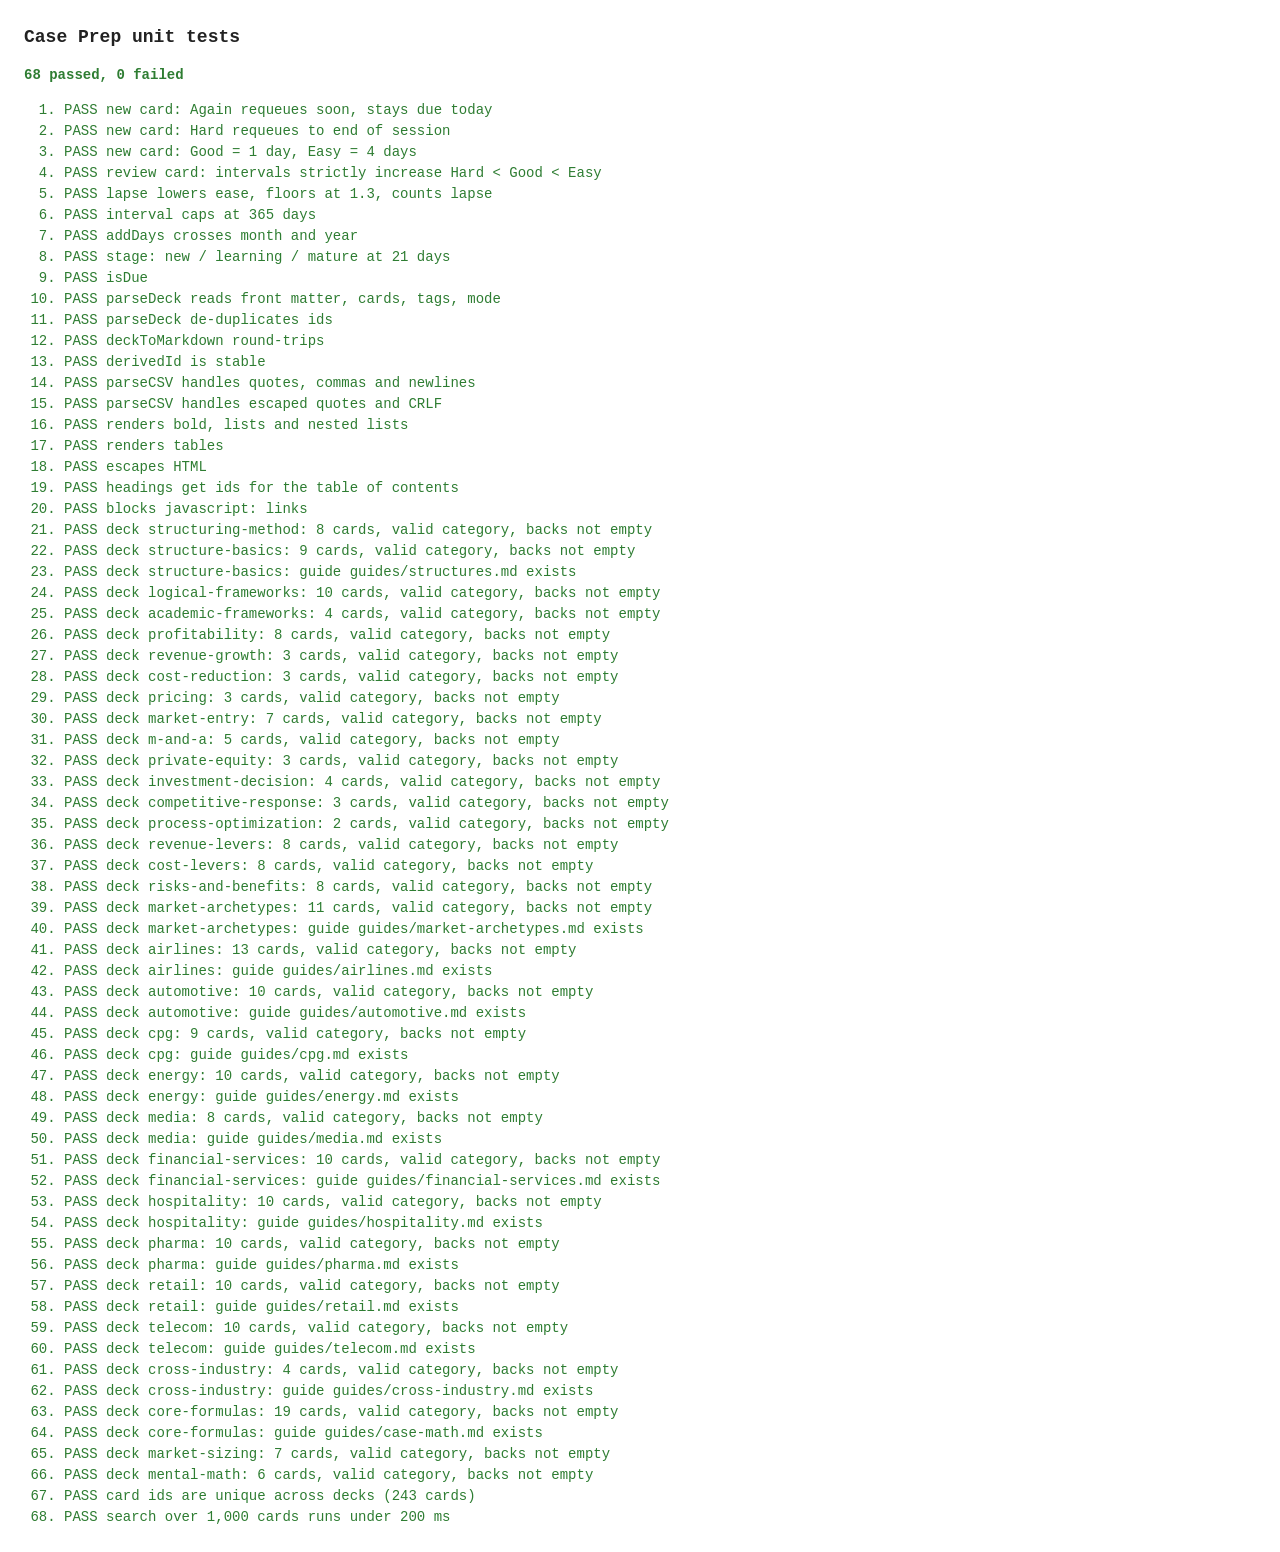
<file: case-prep/tests.html>
<!DOCTYPE html>
<html lang="en">
<head>
<meta charset="UTF-8">
<meta name="viewport" content="width=device-width, initial-scale=1.0">
<meta name="robots" content="noindex">
<title>Case Prep tests</title>
<style>
  body { font: 14px/1.5 'Space Mono', monospace; margin: 24px; background: #fff; color: #222; }
  .pass { color: #2e7d32; } .fail { color: #c62828; font-weight: bold; }
  h1 { font-size: 18px; }
</style>
</head>
<body>
<h1>Case Prep unit tests</h1>
<p id="summary">Running…</p>
<ol id="out"></ol>
<script type="module">
import { renderMarkdown, parseDeck, parseCSV, deckToMarkdown, derivedId } from './js/md.js';
import { schedule, addDays, stage, isDue } from './js/srs.js';

const out = document.getElementById('out');
let pass = 0, fail = 0;
function t(name, fn) {
  const li = document.createElement('li');
  try { fn(); li.className = 'pass'; li.textContent = 'PASS ' + name; pass++; }
  catch (e) { li.className = 'fail'; li.textContent = 'FAIL ' + name + ' — ' + e.message; fail++; }
  out.appendChild(li);
}
const eq = (a, b) => { if (JSON.stringify(a) !== JSON.stringify(b)) throw new Error(`expected ${JSON.stringify(b)}, got ${JSON.stringify(a)}`); };
const ok = (v, msg) => { if (!v) throw new Error(msg || 'not truthy'); };
const T = '2026-11-14';

// Scheduler
t('new card: Again requeues soon, stays due today', () => { const r = schedule(null, 1, T); eq(r.requeue, 'soon'); eq(r.state.due, T); eq(r.state.s, 'learn'); });
t('new card: Hard requeues to end of session', () => { const r = schedule(null, 2, T); eq(r.requeue, 'end'); });
t('new card: Good = 1 day, Easy = 4 days', () => { eq(schedule(null, 3, T).state.ivl, 1); eq(schedule(null, 4, T).state.ivl, 4); eq(schedule(null, 3, T).state.due, '2026-11-15'); });
t('review card: intervals strictly increase Hard < Good < Easy', () => {
  const prev = { s: 'review', ivl: 10, ease: 2.5, reps: 3, lapses: 0, due: T };
  const [h, g, e] = [2, 3, 4].map((r) => schedule(prev, r, T).state.ivl);
  ok(10 < h && h < g && g < e, `${h} ${g} ${e}`); eq(g, 25);
});
t('lapse lowers ease, floors at 1.3, counts lapse', () => {
  const r = schedule({ s: 'review', ivl: 30, ease: 1.4, reps: 5, lapses: 0, due: T }, 1, T);
  eq(r.state.ease, 1.3); eq(r.state.lapses, 1); eq(r.state.ivl, 0); eq(r.requeue, 'soon');
});
t('interval caps at 365 days', () => { eq(schedule({ s: 'review', ivl: 300, ease: 3, reps: 9, lapses: 0, due: T }, 4, T).state.ivl, 365); });
t('addDays crosses month and year', () => { eq(addDays('2026-12-30', 3), '2027-01-02'); eq(addDays('2026-03-01', -1), '2026-02-28'); });
t('stage: new / learning / mature at 21 days', () => { eq(stage(null), 'new'); eq(stage({ s: 'review', ivl: 20 }), 'learning'); eq(stage({ s: 'review', ivl: 21 }), 'mature'); });
t('isDue', () => { ok(isDue({ s: 'review', due: T }, T)); ok(!isDue({ s: 'review', due: '2026-11-15' }, T)); ok(!isDue({ s: 'new' }, T)); });

// Deck parser
const deckSrc = `---
title: Test Deck
category: math
---

## Q: What is RevPAR?
@tags metric, Formula
**RevPAR = Occupancy × ADR**

## Q: Recall prompt
@mode recall
1. Market
2. Client

## Q: What is RevPAR?
dup front
`;
t('parseDeck reads front matter, cards, tags, mode', () => {
  const { meta, cards } = parseDeck(deckSrc, 'test');
  eq(meta.title, 'Test Deck'); eq(meta.category, 'math'); eq(cards.length, 3);
  eq(cards[0].tags, ['metric', 'formula']); eq(cards[0].back, '**RevPAR = Occupancy × ADR**');
  eq(cards[1].mode, 'recall'); eq(cards[0].id, 'test:what-is-revpar');
});
t('parseDeck de-duplicates ids', () => { const { cards } = parseDeck(deckSrc, 'test'); eq(cards[2].id, 'test:what-is-revpar-2'); });
t('deckToMarkdown round-trips', () => {
  const { cards } = parseDeck(deckSrc, 'test');
  const md = deckToMarkdown({ id: 'test', title: 'Test Deck', category: 'math' }, cards);
  const again = parseDeck(md, 'test').cards;
  eq(again.map((c) => [c.id, c.front, c.back, c.tags, c.mode]), cards.map((c) => [c.id, c.front, c.back, c.tags, c.mode]));
});
t('derivedId is stable', () => eq(derivedId('airlines', 'What is load factor?'), 'airlines:what-is-load-factor'));

// CSV
t('parseCSV handles quotes, commas and newlines', () => {
  const rows = parseCSV('front,back,deck,tags\n"What is NIM?","Spread, as a %\nof assets",Banks,"metric;formula"\n');
  eq(rows.length, 2); eq(rows[1][1], 'Spread, as a %\nof assets'); eq(rows[1][3], 'metric;formula');
});
t('parseCSV handles escaped quotes and CRLF', () => { eq(parseCSV('a,"say ""hi"""\r\nb,c'), [['a', 'say "hi"'], ['b', 'c']]); });

// Markdown
t('renders bold, lists and nested lists', () => {
  const h = renderMarkdown('- **A**\n  - b\n- c').html.replace(/\n/g, '');
  eq(h, '<ul><li><strong>A</strong><ul><li>b</li></ul></li><li>c</li></ul>');
});
t('renders tables', () => { ok(/<table>.*<th>X<\/th>.*<td>1<\/td>/s.test(renderMarkdown('| X | Y |\n|---|---|\n| 1 | 2 |').html)); });
t('escapes HTML', () => { const tag = '<scr' + 'ipt>'; ok(!renderMarkdown(tag + 'alert(1)<\/scr' + 'ipt>').html.includes(tag)); });
t('headings get ids for the table of contents', () => { eq(renderMarkdown('## Money in').headings[0].id, 'money-in'); });
t('blocks javascript: links', () => { ok(!renderMarkdown('[x](javascript:alert(1))').html.includes('javascript:')); });

// Content files
const man = await (await fetch('content/manifest.json')).json();
let total = 0;
const ids = new Set();
const dupes = [];
for (const p of man.decks) {
  const id = p.split('/').pop().replace('.md', '');
  const src = await (await fetch('content/' + p)).text();
  const { meta, cards } = parseDeck(src, id);
  t(`deck ${id}: ${cards.length} cards, valid category, backs not empty`, () => {
    ok(cards.length > 0, 'no cards');
    ok(man.categories.some((c) => c.id === meta.category), 'bad category ' + meta.category);
    cards.forEach((c) => ok(c.back.length > 0, 'empty back: ' + c.front));
  });
  if (meta.guide) {
    const res = await fetch('content/' + meta.guide);
    t(`deck ${id}: guide ${meta.guide} exists`, () => ok(res.ok));
  }
  cards.forEach((c) => { if (ids.has(c.id)) dupes.push(c.id); ids.add(c.id); });
  total += cards.length;
}
t(`card ids are unique across decks (${total} cards)`, () => eq(dupes, []));

// Search speed on 1,000 synthetic cards
t('search over 1,000 cards runs under 200 ms', () => {
  const hay = [...Array(1000)].map((_, i) => `card ${i} revenue cost occupancy adr revpar nim margin ${'lorem ipsum '.repeat(30)}`.toLowerCase());
  const t0 = performance.now();
  for (let k = 0; k < 10; k++) hay.filter((h) => ['revpar', 'margin'].every((tok) => h.includes(tok)));
  const ms = (performance.now() - t0) / 10;
  ok(ms < 200, ms + ' ms');
});

document.getElementById('summary').innerHTML = `<b class="${fail ? 'fail' : 'pass'}">${pass} passed, ${fail} failed</b>`;
window.__results = { pass, fail, total };
</script>
</body>
</html>
</file>
<file: style.css>
:root {
  --bg: #ffffff;
  --fg: #3a2a1f;
  --muted: #7a6a58;
  --muted2: #9c8a74;
  --border: #ece6da;
  --tint1: #faf3ea;
  --tint2: #fbf0e0;
  --tint3: #f6ece0;
  --tint-border: #ecd9c2;
  --placeholder: #c9b79c;

  --rust: #b5502e;
  --maroon: #7a2e2e;
  --ochre: #8a5a1f;
  --amber: #c8862b;
}

* { box-sizing: border-box; }

body {
  margin: 0;
  background: var(--bg);
  color: var(--fg);
  font-family: 'Lora', Georgia, serif;
  line-height: 1.5;
}

.mono { font-family: 'Space Mono', 'Courier New', monospace; }

a { text-decoration: none; color: inherit; }

.wrap {
  max-width: 1280px;
  margin: 0 auto;
  padding: 0 80px;
}

@media (max-width: 900px) {
  .wrap { padding: 0 32px; }
}

@media (max-width: 520px) {
  .wrap { padding: 0 20px; }
}

/* Header */
.site-header {
  display: flex;
  align-items: center;
  justify-content: space-between;
  flex-wrap: wrap;
  gap: 16px;
  padding: 30px 0;
}

.brand {
  display: flex;
  align-items: center;
  gap: 12px;
}

.brand img {
  width: 34px;
  height: 34px;
  border-radius: 999px;
  object-fit: cover;
  border: 1px solid var(--tint-border);
  display: block;
}

.brand span {
  font-size: 17px;
}

.avatar-btn {
  display: block;
  padding: 0;
  border: 0;
  background: none;
  border-radius: 999px;
  cursor: zoom-in;
}

.avatar-btn:focus-visible {
  outline: 2px solid var(--rust);
  outline-offset: 2px;
}

.photo-dialog {
  padding: 0;
  border: 0;
  background: transparent;
  overflow: visible;
  max-width: none;
  max-height: none;
}

.photo-dialog::backdrop {
  background: rgba(58, 42, 31, 0.6);
}

.photo-dialog img {
  display: block;
  width: min(90vw, 85vh, 560px);
  height: auto;
  border-radius: 6px;
}

.photo-close {
  position: absolute;
  top: -14px;
  right: -14px;
  width: 32px;
  height: 32px;
  border: 0;
  border-radius: 999px;
  background: var(--bg);
  color: var(--fg);
  font-size: 20px;
  line-height: 1;
  cursor: pointer;
}

.nav {
  display: flex;
  gap: 26px;
  font-size: 13px;
  flex-wrap: wrap;
}

.nav a {
  border-bottom: 1px solid transparent;
}

.nav a:hover,
.nav a.current {
  border-bottom-color: currentColor;
}

.divider {
  border-top: 1px solid var(--border);
}

/* Color utilities */
.c-rust { color: var(--rust); --accent: var(--rust); }
.c-maroon { color: var(--maroon); --accent: var(--maroon); }
.c-ochre { color: var(--ochre); --accent: var(--ochre); }
.c-amber { color: var(--amber); --accent: var(--amber); }

/* Pill buttons */
.pill {
  display: inline-flex;
  padding: 9px 18px;
  border: 1px solid currentColor;
  border-radius: 3px;
  font-size: 12px;
  letter-spacing: 0.03em;
  transition: background-color 0.15s ease, color 0.15s ease;
}

/* Invert on hover; --accent comes from the .c-* color class */
.pill:hover {
  background: var(--accent, var(--fg));
  border-color: var(--accent, var(--fg));
  color: #ffffff;
}

/* Home hero */
.home-hero {
  padding: 60px 0 50px;
}

.home-hero p {
  margin: 0;
  max-width: 660px;
  font-size: 26px;
  line-height: 1.5;
}

/* Home page feature rows (full-bleed hover) */
.feature-row {
  display: block;
  text-decoration: none;
  transition: background-color 0.15s ease, color 0.15s ease;
}

.feature-row-pad {
  padding: 60px 0;
}

.feature-row.theme-maroon { color: var(--maroon); }
.feature-row.theme-ochre { color: var(--ochre); }
.feature-row.theme-rust { color: var(--rust); }

.feature-row.theme-maroon:hover { background: var(--maroon); color: #ffffff; }
.feature-row.theme-ochre:hover { background: var(--ochre); color: #ffffff; }
.feature-row.theme-rust:hover { background: var(--rust); color: #ffffff; }

.feature-row h2 {
  margin: 0 0 22px;
  font-size: 34px;
  font-weight: 400;
  color: inherit;
}

.feature-row .row-eyebrow {
  color: inherit;
}

.pill-static {
  display: inline-flex;
  padding: 9px 18px;
  border: 1px solid currentColor;
  border-radius: 3px;
  font-size: 12px;
  letter-spacing: 0.03em;
}

/* Alternating text + media rows */
.row {
  display: flex;
  align-items: center;
  gap: 60px;
  padding: 60px 0;
}

@media (max-width: 820px) {
  .row {
    flex-direction: column;
    align-items: flex-start;
    gap: 28px;
    padding: 44px 0;
  }
  .row-media { width: 100%; }
}

.row-content {
  flex: 1;
  min-width: 0;
}

.row-eyebrow {
  display: inline-block;
  font-size: 12px;
  letter-spacing: 0.04em;
  margin-bottom: 14px;
  border-bottom: 1px solid currentColor;
}

.row h2 {
  margin: 0 0 22px;
  font-size: 34px;
  font-weight: 400;
}

.row-desc {
  margin: 0;
  max-width: 480px;
  font-size: 15px;
  line-height: 1.6;
  color: var(--muted);
}

.row-media {
  flex: 1;
  min-width: 0;
  height: 380px;
  display: flex;
  align-items: center;
  justify-content: center;
}

.row-media.tint1 { background: var(--tint1); }
.row-media.tint2 { background: var(--tint2); }
.row-media.tint3 { background: var(--tint3); }

.row-media span {
  font-size: 11px;
  letter-spacing: 0.05em;
  text-transform: uppercase;
  color: var(--placeholder);
}

/* Page title */
.page-title {
  padding: 60px 0 50px;
}

.page-title h1 {
  margin: 0;
  font-size: 44px;
  font-weight: 400;
}

.page-links {
  display: flex;
  gap: 22px;
  font-size: 13px;
  margin-top: 18px;
}

.page-links a {
  border-bottom: 1px solid currentColor;
  color: var(--maroon);
}

/* CV / background sections */
.cv-section {
  padding: 56px 0;
}

.cv-eyebrow {
  margin: 0 0 34px;
  font-size: 12px;
  letter-spacing: 0.06em;
  text-transform: uppercase;
  color: var(--amber);
}

.job {
  padding-bottom: 40px;
  margin-bottom: 40px;
  border-bottom: 1px solid var(--border);
}

.job:last-child {
  padding-bottom: 0;
  margin-bottom: 0;
  border-bottom: none;
}

.job-header {
  display: flex;
  justify-content: space-between;
  align-items: baseline;
  flex-wrap: wrap;
  gap: 12px;
}

.job-header h2 {
  margin: 0;
  font-size: 24px;
  font-weight: 500;
  color: var(--rust);
}

.job.edu .job-header h2 {
  font-size: 22px;
}

.job-location {
  margin: 4px 0 0;
  font-size: 12px;
  color: var(--muted2);
}

.job-dates {
  margin: 0;
  font-size: 12px;
  color: var(--muted2);
  white-space: nowrap;
}

.job-desc {
  margin: 14px 0 0;
  max-width: 760px;
  font-style: italic;
  color: var(--muted);
  font-size: 15px;
  line-height: 1.6;
}

.job-role {
  margin: 12px 0 0;
  font-weight: 600;
  font-size: 15px;
}

.job ul {
  margin: 16px 0 0;
  padding-left: 20px;
  font-size: 14px;
  line-height: 1.7;
}

.bullet-group {
  margin-top: 20px;
}

.bullet-group .label {
  margin: 0 0 8px;
  font-size: 11px;
  letter-spacing: 0.05em;
  text-transform: uppercase;
  color: var(--rust);
}

.bullet-group ul {
  margin: 0;
  padding-left: 20px;
  font-size: 14px;
  line-height: 1.7;
}

.job li a {
  color: var(--maroon);
  border-bottom: 1px solid currentColor;
}

.job li a:hover {
  color: var(--rust);
}

/* Additional info cards */
.info-grid {
  display: grid;
  grid-template-columns: repeat(3, minmax(0, 1fr));
  gap: 20px;
}

.info-grid.cols-2 { grid-template-columns: repeat(2, minmax(0, 1fr)); }

@media (max-width: 820px) {
  .info-grid, .info-grid.cols-2 { grid-template-columns: 1fr; }
}

.info-card {
  background: var(--tint1);
  border: 1px solid var(--tint-border);
  border-radius: 4px;
  padding: 20px;
}

.info-card h3 {
  margin: 0 0 8px;
  font-size: 15px;
  color: var(--maroon);
}

.info-card p {
  margin: 0;
  font-size: 13.5px;
  line-height: 1.6;
  color: var(--muted);
}

/* Under-construction badge (Projects page) */
.badge-construction {
  display: inline-block;
  font-size: 11px;
  letter-spacing: 0.06em;
  text-transform: uppercase;
  border: 1px dashed currentColor;
  border-radius: 3px;
  padding: 4px 10px;
  margin-bottom: 16px;
}

.row-note {
  margin: 0 0 16px;
  font-size: 12px;
  font-style: italic;
  color: var(--muted2);
}

/* Essays page */
.essays-body {
  padding: 8px 0 70px;
}

.post-card {
  padding: 28px 0;
  border-top: 1px solid var(--border);
}

.post-card:first-child {
  padding-top: 0;
  border-top: none;
}

.substack-cta {
  margin-top: 28px;
}

.post-date {
  margin: 0 0 6px;
  font-size: 11px;
  letter-spacing: 0.05em;
  text-transform: uppercase;
  color: var(--muted2);
}

.post-card h3 {
  margin: 0 0 8px;
  font-size: 22px;
  font-weight: 400;
  color: var(--maroon);
}

.post-card h3 a:hover {
  text-decoration: underline;
}

.post-card .excerpt {
  margin: 0;
  max-width: 640px;
  font-size: 15px;
  line-height: 1.6;
  color: var(--muted);
}

/* Footer */
.site-footer {
  border-top: 1px solid var(--border);
  padding-top: 40px;
  margin-top: 20px;
}

.footer-links {
  display: flex;
  justify-content: space-between;
  flex-wrap: wrap;
  gap: 12px;
  font-size: 14px;
}

.footer-links a {
  border-bottom: 1px solid currentColor;
  color: var(--maroon);
}

.copyright {
  margin: 24px 0 0;
  padding-bottom: 36px;
  font-size: 13px;
  color: var(--muted2);
}

/* Prompt Builder (toolkit.html) */
.tk-intro {
  margin: 18px 0 0;
  max-width: 680px;
  font-size: 16px;
  line-height: 1.6;
  color: var(--muted);
}

.tk-intro a {
  color: var(--maroon);
  border-bottom: 1px solid currentColor;
}

.page-title .row-eyebrow a:hover { opacity: 0.75; }

.tk-layout {
  display: grid;
  grid-template-columns: minmax(0, 1fr) minmax(0, 1fr);
  gap: 56px;
  padding: 50px 0 70px;
  align-items: start;
}

@media (max-width: 980px) {
  .tk-layout { grid-template-columns: minmax(0, 1fr); gap: 40px; }
}

.tk-step {
  padding-bottom: 32px;
  margin-bottom: 32px;
  border-bottom: 1px solid var(--border);
}

.tk-step:last-child { border-bottom: none; margin-bottom: 0; }

.tk-step-label {
  margin: 0 0 16px;
  font-size: 12px;
  letter-spacing: 0.06em;
  text-transform: uppercase;
  color: var(--amber);
}

.tk-tasks {
  display: flex;
  flex-wrap: wrap;
  gap: 8px;
}

.tk-task {
  font-size: 12px;
  padding: 8px 13px;
  background: var(--bg);
  color: var(--ochre);
  border: 1px solid var(--tint-border);
  border-radius: 3px;
  cursor: pointer;
}

.tk-task:hover { border-color: var(--ochre); }

.tk-task[aria-checked="true"] {
  background: var(--ochre);
  border-color: var(--ochre);
  color: #ffffff;
}

.tk-task-blurb {
  margin: 14px 0 0;
  font-size: 14px;
  font-style: italic;
  color: var(--muted);
}

.tk-field {
  display: block;
  margin-bottom: 18px;
}

.tk-field:last-child { margin-bottom: 0; }

.tk-label {
  display: block;
  margin-bottom: 6px;
  font-size: 14px;
  font-weight: 500;
  color: var(--fg);
}

.tk-label em {
  font-weight: 400;
  font-size: 13px;
  color: var(--muted2);
  margin-left: 4px;
}

.tk-field input,
.tk-field textarea {
  display: block;
  width: 100%;
  font: inherit;
  font-size: 14.5px;
  line-height: 1.5;
  color: var(--fg);
  background: var(--tint1);
  border: 1px solid var(--tint-border);
  border-radius: 3px;
  padding: 9px 11px;
  resize: vertical;
}

.tk-field input:focus,
.tk-field textarea:focus {
  outline: none;
  border-color: var(--ochre);
  background: var(--bg);
}

.tk-field ::placeholder { color: var(--placeholder); }

.tk-field textarea.tk-code {
  font-family: 'Space Mono', 'Courier New', monospace;
  font-size: 12.5px;
}

.tk-row2 {
  display: grid;
  grid-template-columns: 1fr 1fr;
  gap: 16px;
  margin-bottom: 18px;
}

.tk-row2 .tk-field { margin-bottom: 0; }

@media (max-width: 520px) {
  .tk-row2 { grid-template-columns: 1fr; }
}

.tk-techs {
  display: grid;
  grid-template-columns: 1fr 1fr;
  gap: 12px;
}

@media (max-width: 520px) {
  .tk-techs { grid-template-columns: 1fr; }
}

.tk-tech {
  display: flex;
  gap: 10px;
  align-items: flex-start;
  padding: 12px;
  border: 1px solid var(--tint-border);
  border-radius: 3px;
  cursor: pointer;
}

.tk-tech:has(input:checked) {
  background: var(--tint1);
  border-color: var(--ochre);
}

.tk-tech input {
  margin: 4px 0 0;
  accent-color: var(--ochre);
  flex: none;
}

.tk-tech strong {
  font-size: 14px;
  font-weight: 500;
}

.tk-rec {
  margin-left: 8px;
  font-size: 10px;
  letter-spacing: 0.05em;
  text-transform: uppercase;
  color: var(--rust);
}

.tk-tech-desc {
  display: block;
  margin-top: 3px;
  font-size: 12.5px;
  line-height: 1.5;
  color: var(--muted);
}

.tk-output {
  position: sticky;
  top: 24px;
  align-self: start;
}

.tk-output-head {
  display: flex;
  justify-content: space-between;
  align-items: baseline;
}

.tk-count {
  font-size: 11px;
  color: var(--muted2);
}

.tk-prompt {
  margin: 0;
  max-height: max(260px, calc(100vh - 400px));
  overflow: auto;
  white-space: pre-wrap;
  word-wrap: break-word;
  font-family: 'Space Mono', 'Courier New', monospace;
  font-size: 12.5px;
  line-height: 1.65;
  color: var(--fg);
  background: var(--tint2);
  border: 1px solid var(--tint-border);
  border-radius: 3px;
  padding: 18px;
}

@media (max-width: 980px) {
  .tk-output { position: static; }
  .tk-prompt { max-height: 70vh; }
}

.tk-actions {
  display: flex;
  gap: 10px;
  margin-top: 14px;
}

.tk-btn {
  font: inherit;
  font-size: 12px;
  letter-spacing: 0.03em;
  padding: 10px 18px;
  border: 1px solid var(--rust);
  border-radius: 3px;
  background: var(--bg);
  color: var(--rust);
  cursor: pointer;
}

.tk-btn:hover { background: var(--tint1); }

.tk-btn-primary {
  background: var(--rust);
  color: #ffffff;
}

.tk-btn-primary:hover { background: var(--maroon); border-color: var(--maroon); }

.tk-check { margin-top: 30px; }

.tk-check ul {
  margin: 0;
  padding: 0;
  list-style: none;
}

.tk-check li {
  position: relative;
  padding: 0 0 8px 24px;
  font-size: 13.5px;
  line-height: 1.5;
}

.tk-check li::before {
  position: absolute;
  left: 0;
  top: 0;
  font-family: 'Space Mono', monospace;
}

.tk-check li.ok { color: var(--muted2); }
.tk-check li.ok::before { content: '✓'; color: var(--ochre); }
.tk-check li.todo { color: var(--fg); }
.tk-check li.todo::before { content: '→'; color: var(--rust); }

.row-actions { margin: 24px 0 0; }
</file>
<file: case-prep/case-prep.css>
/* Case Prep (case-prep.html). Builds on ../style.css tokens and adds dark mode for this page. */

:root { --on-accent: #ffffff; --good: #5f7f3a; --bad: #b5502e; }

@media (prefers-color-scheme: dark) {
  :root {
    --bg: #1b1612;
    --fg: #eee4d6;
    --muted: #c2b19a;
    --muted2: #a4937d;
    --border: #3a3029;
    --tint1: #241d18;
    --tint2: #2a221c;
    --tint3: #2f261f;
    --tint-border: #4b3c30;
    --placeholder: #85735e;
    --rust: #e58d68;
    --maroon: #e39a92;
    --ochre: #dcae6c;
    --amber: #e8b46a;
    --on-accent: #1b1612;
    --good: #a7c47c;
    --bad: #e58d68;
  }
  .pill:hover { color: var(--on-accent); }
  .brand img { border-color: var(--tint-border); }
}

:focus-visible { outline: 2px solid var(--rust); outline-offset: 2px; }

.cp-studying .page-title,
.cp-studying .cp-hide-studying { display: none; }
.cp-studying .cp-toolbar { padding-top: 0; }

kbd {
  font-family: 'Space Mono', monospace;
  font-size: 10px;
  padding: 1px 5px;
  border: 1px solid currentColor;
  border-radius: 3px;
  opacity: 0.7;
  margin-left: 6px;
}

@media (hover: none) { kbd { display: none; } }

/* Toolbar */
.cp-toolbar {
  display: flex;
  justify-content: space-between;
  align-items: center;
  flex-wrap: wrap;
  gap: 14px 24px;
  padding: 26px 0 10px;
}

.cp-nav { display: flex; flex-wrap: wrap; gap: 4px 20px; font-size: 13px; }
.cp-nav a { color: var(--maroon); border-bottom: 1px solid transparent; padding: 10px 0; }
.cp-nav a:hover, .cp-nav a.current { border-bottom-color: currentColor; }

.cp-searchbar { flex: 0 1 320px; min-width: 0; }
@media (max-width: 700px) { .cp-searchbar { flex: 1 1 100%; } }

.cp-input,
.cp-field input,
.cp-field select,
.cp-field textarea {
  display: block;
  width: 100%;
  min-height: 44px;
  font: inherit;
  font-size: 15px;
  color: var(--fg);
  background: var(--tint1);
  border: 1px solid var(--tint-border);
  border-radius: 3px;
  padding: 9px 11px;
}
.cp-input:focus, .cp-field input:focus, .cp-field select:focus, .cp-field textarea:focus {
  outline: none;
  border-color: var(--ochre);
  background: var(--bg);
}
.cp-input::placeholder, .cp-field ::placeholder { color: var(--placeholder); }
.cp-input-inline { display: inline-block; width: auto; max-width: 100%; }

.cp-app { padding: 20px 0 70px; min-height: 50vh; }

/* Type */
.cp-h2 { margin: 10px 0 14px; font-size: 32px; font-weight: 400; color: var(--ochre); }
.cp-h3 { margin: 30px 0 12px; font-size: 20px; font-weight: 500; color: var(--maroon); }
.cp-eyebrow { margin: 0 0 8px; font-size: 11px; letter-spacing: 0.06em; text-transform: uppercase; color: var(--amber); }
.cp-eyebrow em { text-transform: none; letter-spacing: 0; font-style: italic; color: var(--muted2); margin-left: 6px; }
.cp-note { margin: 0 0 16px; max-width: 720px; font-size: 14.5px; line-height: 1.6; color: var(--muted); }
.cp-note code, .cp-prose code { font-size: 0.88em; background: var(--tint2); padding: 1px 4px; border-radius: 3px; }
.cp-crumb { margin: 0; font-size: 12px; color: var(--muted2); }
.cp-crumb a { color: var(--maroon); border-bottom: 1px solid currentColor; }
.cp-sub { margin: 4px 0 18px; font-size: 12px; color: var(--muted2); }
.cp-warn { padding: 12px 14px; border: 1px solid var(--rust); border-radius: 3px; color: var(--rust); background: var(--tint1); }

/* Buttons */
.cp-btn {
  display: inline-flex;
  align-items: center;
  justify-content: center;
  min-height: 44px;
  font-family: 'Space Mono', monospace;
  font-size: 12px;
  letter-spacing: 0.03em;
  padding: 10px 18px;
  border: 1px solid var(--rust);
  border-radius: 3px;
  background: var(--bg);
  color: var(--rust);
  cursor: pointer;
  text-align: center;
}
.cp-btn:hover { background: var(--tint1); }
.cp-btn:disabled { opacity: 0.45; cursor: not-allowed; }
.cp-btn-primary { background: var(--rust); color: var(--on-accent); }
.cp-btn-primary:hover:not(:disabled) { background: var(--maroon); border-color: var(--maroon); }
.cp-btn-lg { font-size: 13.5px; padding: 13px 26px; }
.cp-btn-sm { min-height: 44px; padding: 8px 12px; font-size: 11.5px; }
.cp-btn-danger { border-color: var(--bad); color: var(--bad); margin-left: auto; }
.cp-link { font: inherit; background: none; border: 0; padding: 0; color: var(--maroon); border-bottom: 1px solid currentColor; cursor: pointer; }
.cp-row-btns { display: flex; flex-wrap: wrap; gap: 10px; align-items: center; margin: 18px 0; }
.cp-file-btn { position: relative; overflow: hidden; }
.cp-file-btn input { position: absolute; inset: 0; opacity: 0; cursor: pointer; }
.cp-file-btn:focus-within { outline: 2px solid var(--rust); outline-offset: 2px; }

/* Home */
.cp-hero {
  display: flex;
  justify-content: space-between;
  align-items: flex-start;
  gap: 30px;
  flex-wrap: wrap;
  padding: 26px 28px;
  background: var(--tint1);
  border: 1px solid var(--tint-border);
  border-radius: 4px;
}
.cp-due { margin: 0; font-size: 22px; }
.cp-due-num { font-size: 64px; line-height: 1; color: var(--rust); margin-right: 6px; }
.cp-streak { display: flex; flex-direction: column; align-items: center; min-width: 140px; padding: 14px 18px; border: 1px dashed var(--tint-border); border-radius: 4px; text-align: center; }
.cp-streak .mono { font-size: 11px; letter-spacing: 0.06em; text-transform: uppercase; color: var(--amber); }
.cp-streak-num { font-size: 44px; line-height: 1.1; color: var(--ochre); }
.cp-streak-note { margin-top: 6px; font-size: 12.5px; color: var(--muted2); }
.cp-streak.is-done { border-style: solid; border-color: var(--ochre); }

.cp-cat { margin-top: 36px; }
.cp-cat-title { margin: 0 0 12px; font-size: 12px; font-family: 'Space Mono', monospace; letter-spacing: 0.06em; text-transform: uppercase; font-weight: 400; color: var(--amber); }
.cp-deck-grid { display: grid; grid-template-columns: repeat(auto-fill, minmax(230px, 1fr)); gap: 10px; }
.cp-deck {
  display: flex;
  flex-direction: column;
  gap: 4px;
  min-height: 44px;
  padding: 14px 16px;
  border: 1px solid var(--tint-border);
  border-radius: 3px;
  background: var(--bg);
}
.cp-deck:hover { border-color: var(--ochre); background: var(--tint1); }
.cp-deck-title { font-size: 16px; color: var(--fg); }
.cp-deck-meta { font-size: 11px; color: var(--muted2); }
.cp-deck-meta b { color: var(--rust); font-weight: 700; }

/* Stats */
.cp-stats { display: flex; flex-wrap: wrap; gap: 8px 22px; margin: 6px 0 4px; font-size: 12px; color: var(--muted); }
.cp-stats b { color: var(--fg); font-size: 15px; margin-right: 4px; }
.cp-stats-lg b { font-size: 24px; color: var(--ochre); font-weight: 400; }
.cp-table { min-width: 560px; }
.cp-table td a { color: var(--maroon); border-bottom: 1px solid currentColor; }

/* Lists of cards */
.cp-list { display: flex; flex-direction: column; gap: 8px; margin-top: 12px; }
.cp-item { display: block; border: 1px solid var(--tint-border); border-radius: 3px; background: var(--bg); }
.cp-item > summary {
  display: flex;
  flex-wrap: wrap;
  align-items: baseline;
  justify-content: space-between;
  gap: 6px 14px;
  min-height: 44px;
  padding: 11px 14px;
  cursor: pointer;
  list-style: none;
}
.cp-item > summary::-webkit-details-marker { display: none; }
.cp-item > summary::before { content: '+'; font-family: 'Space Mono', monospace; color: var(--amber); margin-right: -6px; }
.cp-item[open] > summary::before { content: '−'; }
.cp-item[open] > summary { border-bottom: 1px solid var(--border); }
.cp-item-front { flex: 1 1 300px; font-size: 15px; }
.cp-item-meta { display: flex; flex-wrap: wrap; gap: 5px; font-size: 10.5px; }
.cp-item-body { padding: 4px 16px 12px; }
.cp-item-actions { display: flex; gap: 20px; font-size: 12px; margin: 0; }
.cp-item-actions a, .cp-item-actions .cp-link { display: inline-flex; align-items: center; min-height: 44px; color: var(--maroon); border-bottom: 0; text-decoration: underline; text-underline-offset: 3px; }
.cp-bulk { position: sticky; top: 0; z-index: 2; display: flex; flex-wrap: wrap; align-items: center; gap: 8px 16px; padding: 8px 0; margin-top: 8px; background: var(--bg); border-bottom: 1px solid var(--tint-border); }
.cp-bulk .cp-check { margin-right: 0; }
.cp-bulk-count { font-size: 12px; color: var(--muted); }
.cp-sel-row { display: flex; align-items: center; gap: 12px; min-height: 44px; padding: 6px 14px; cursor: pointer; border: 1px solid var(--tint-border); border-radius: 3px; background: var(--bg); }
.cp-sel-row input { flex: none; width: 18px; height: 18px; accent-color: var(--ochre); }
.cp-sel-row .cp-item-front { flex: 1; }
.cp-sel-row:has(input:checked) { background: var(--tint2); }
.cp-sel-edit { flex: none; display: inline-flex; align-items: center; min-height: 44px; font-size: 12px; color: var(--maroon); text-decoration: underline; text-underline-offset: 3px; }
.cp-chip { padding: 2px 7px; border-radius: 3px; background: var(--tint2); color: var(--muted); white-space: nowrap; }
.cp-chip-tag { background: transparent; border: 1px solid var(--tint-border); }
.cp-chip-flag { background: var(--rust); color: var(--on-accent); }
.cp-stage { color: var(--muted2); white-space: nowrap; }
.cp-stage-mature { color: var(--good); }
.cp-guide-hit { padding: 11px 14px; display: flex; flex-wrap: wrap; gap: 6px 14px; }
.cp-guide-hit:hover { border-color: var(--ochre); }
.cp-snippet { flex-basis: 100%; font-size: 13.5px; color: var(--muted); }
.cp-search-big { font-size: 17px; margin-bottom: 8px; }

/* Rendered Markdown */
.cp-prose { font-size: 15px; line-height: 1.65; }
.cp-prose > :first-child { margin-top: 0; }
.cp-prose p, .cp-prose ul, .cp-prose ol { margin: 0 0 10px; }
.cp-prose ul, .cp-prose ol { padding-left: 22px; }
.cp-prose li { margin: 2px 0; }
.cp-prose li > ul, .cp-prose li > ol { margin: 2px 0 4px; }
.cp-prose h1 { font-size: 30px; font-weight: 400; color: var(--ochre); margin: 0 0 16px; }
.cp-prose h2 { font-size: 22px; font-weight: 500; color: var(--maroon); margin: 34px 0 10px; scroll-margin-top: 16px; }
.cp-prose h3 { font-size: 17px; font-weight: 500; color: var(--rust); margin: 24px 0 8px; scroll-margin-top: 16px; }
.cp-prose h4 { font-size: 15px; margin: 16px 0 6px; }
.cp-prose strong { font-weight: 600; }
.cp-prose a { color: var(--maroon); border-bottom: 1px solid currentColor; }
.cp-prose blockquote { margin: 12px 0; padding: 8px 14px; border-left: 3px solid var(--amber); background: var(--tint1); color: var(--muted); }
.cp-prose blockquote p:last-child { margin-bottom: 0; }
.cp-prose hr { border: 0; border-top: 1px solid var(--border); margin: 22px 0; }
.cp-prose pre { overflow-x: auto; background: var(--tint2); padding: 10px 12px; border-radius: 3px; font-size: 13px; }
.md-table { overflow-x: auto; margin: 10px 0 14px; -webkit-overflow-scrolling: touch; }
.md-table table { border-collapse: collapse; width: 100%; font-size: 14px; }
.md-table th, .md-table td { text-align: left; vertical-align: top; padding: 7px 10px; border-bottom: 1px solid var(--border); }
.md-table th { font-family: 'Space Mono', monospace; font-size: 11px; letter-spacing: 0.04em; text-transform: uppercase; color: var(--amber); font-weight: 400; border-bottom-color: var(--tint-border); }
.cp-hit { animation: cp-hit 1.6s ease-out; }
@keyframes cp-hit { from { background: var(--tint2); } to { background: transparent; } }

/* Guide */
.cp-guide { display: grid; grid-template-columns: 220px minmax(0, 1fr); gap: 48px; margin-top: 18px; align-items: start; }
.cp-toc { position: sticky; top: 16px; max-height: calc(100vh - 32px); overflow: auto; }
.cp-toc ol { list-style: none; margin: 0 0 16px; padding: 0; font-size: 13.5px; }
.cp-toc li a { display: block; padding: 5px 0; color: var(--muted); }
.cp-toc li a:hover { color: var(--rust); }
.cp-toc li.lvl3 { padding-left: 12px; font-size: 12.5px; }
.cp-guide-body { max-width: 760px; }
@media (max-width: 860px) {
  .cp-guide { grid-template-columns: minmax(0, 1fr); gap: 10px; }
  .cp-toc { position: static; max-height: none; padding: 14px; background: var(--tint1); border: 1px solid var(--tint-border); border-radius: 3px; }
  .cp-toc ol { columns: 2; column-gap: 16px; }
}

/* Study session */
.cp-session-bar { display: flex; flex-wrap: wrap; align-items: center; gap: 10px 16px; font-size: 12px; color: var(--muted2); margin-bottom: 14px; }
.cp-card {
  position: relative;
  max-width: 820px;
  min-height: 240px;
  margin: 0 auto;
  padding: 26px 30px 22px;
  background: var(--tint1);
  border: 1px solid var(--tint-border);
  border-radius: 6px;
  cursor: pointer;
  touch-action: pan-y;
}
.cp-card.is-flipped { cursor: default; }
.cp-card:focus { outline: none; }
.cp-card:focus-visible { outline: 2px solid var(--rust); }
.cp-card-deck { margin: 0 0 14px; font-size: 11px; letter-spacing: 0.05em; text-transform: uppercase; color: var(--amber); }
.cp-flag-on { color: var(--rust); }
.cp-front { font-size: 22px; line-height: 1.45; }
.cp-front p { margin: 0 0 8px; }
.cp-back { margin-top: 20px; padding-top: 18px; border-top: 1px dashed var(--tint-border); }
.cp-tap-hint { margin: 30px 0 0; font-size: 11px; color: var(--placeholder); }
.cp-recall-label { display: block; margin: 20px 0 6px; font-size: 11px; color: var(--muted2); }
.cp-card textarea {
  display: block;
  width: 100%;
  font-family: 'Space Mono', monospace;
  font-size: 13.5px;
  line-height: 1.6;
  color: var(--fg);
  background: var(--bg);
  border: 1px solid var(--tint-border);
  border-radius: 3px;
  padding: 10px 12px;
  resize: vertical;
  cursor: text;
}
.cp-card textarea:focus { outline: none; border-color: var(--ochre); }
.cp-compare { display: grid; grid-template-columns: minmax(0, 1fr) minmax(0, 1.4fr); gap: 22px; margin-top: 20px; padding-top: 18px; border-top: 1px dashed var(--tint-border); }
.cp-typed { margin: 0; white-space: pre-wrap; word-wrap: break-word; font-family: 'Space Mono', monospace; font-size: 13px; line-height: 1.6; background: var(--bg); border: 1px solid var(--border); border-radius: 3px; padding: 10px 12px; min-height: 80px; }
@media (max-width: 720px) { .cp-compare { grid-template-columns: minmax(0, 1fr); } }

.cp-actions { max-width: 820px; margin: 18px auto 0; }
.cp-flip-btn { width: 100%; }
.cp-rate { display: grid; grid-template-columns: repeat(4, minmax(0, 1fr)); gap: 8px; }
.cp-rate-btn {
  display: flex;
  flex-direction: column;
  align-items: center;
  justify-content: center;
  gap: 2px;
  min-height: 60px;
  font: inherit;
  font-size: 15px;
  border: 1px solid var(--tint-border);
  border-radius: 3px;
  background: var(--bg);
  color: var(--fg);
  cursor: pointer;
}
.cp-rate-btn small { font-size: 10.5px; color: var(--muted2); }
.cp-rate-btn:hover { background: var(--tint1); }
.cp-rate-btn.r1 { border-color: var(--bad); color: var(--bad); }
.cp-rate-btn.r3 { border-color: var(--ochre); }
.cp-rate-btn.r4 { border-color: var(--good); color: var(--good); }
.cp-swipe-hint { display: none; margin: 8px 0 0; text-align: center; font-size: 10.5px; color: var(--placeholder); }
@media (hover: none) { .cp-swipe-hint { display: block; } }
.cp-secondary { display: flex; justify-content: center; gap: 10px; margin-top: 14px; }

/* Summary bars */
.cp-bars { max-width: 520px; margin: 20px 0; }
.cp-bar-row { display: grid; grid-template-columns: 60px 1fr 36px; gap: 12px; align-items: center; margin: 6px 0; font-size: 12px; }
.cp-bar { height: 12px; background: var(--tint2); border-radius: 2px; overflow: hidden; }
.cp-bar span { display: block; height: 100%; }
.cp-bar .r1 { background: var(--bad); }
.cp-bar .r2 { background: var(--amber); }
.cp-bar .r3 { background: var(--ochre); }
.cp-bar .r4 { background: var(--good); }

/* Forms */
.cp-form { max-width: 960px; }
.cp-fs { border: 0; padding: 0; margin: 0 0 22px; }
.cp-fs-group { margin-bottom: 12px; }
.cp-check { display: inline-flex; align-items: center; gap: 8px; min-height: 44px; margin-right: 16px; font-size: 15px; cursor: pointer; }
.cp-check input { width: 18px; height: 18px; accent-color: var(--ochre); }
.cp-check-cat { font-weight: 500; color: var(--maroon); }
.cp-check-list { display: flex; flex-wrap: wrap; padding-left: 26px; }
.cp-check-list .cp-check { font-size: 14px; min-height: 40px; }
.cp-tags { display: flex; flex-wrap: wrap; gap: 8px; }
.cp-tag { position: relative; cursor: pointer; }
.cp-tag input { position: absolute; opacity: 0; }
.cp-tag span { display: inline-flex; align-items: center; min-height: 40px; padding: 6px 13px; font-family: 'Space Mono', monospace; font-size: 12px; border: 1px solid var(--tint-border); border-radius: 3px; color: var(--ochre); }
.cp-tag input:checked + span { background: var(--ochre); border-color: var(--ochre); color: var(--on-accent); }
.cp-tag input:focus-visible + span { outline: 2px solid var(--rust); outline-offset: 2px; }
.cp-field { display: block; margin-bottom: 16px; }
.cp-field > span { display: block; margin-bottom: 6px; font-size: 14px; font-weight: 500; }
.cp-field > span em { font-weight: 400; font-size: 12.5px; color: var(--muted2); margin-left: 4px; }
.cp-field textarea { resize: vertical; line-height: 1.5; }
.cp-field textarea.cp-code { font-family: 'Space Mono', monospace; font-size: 12.5px; }
.cp-field-inline { max-width: 220px; }
.cp-grid2 { display: grid; grid-template-columns: minmax(0, 1fr) minmax(0, 1fr); gap: 0 16px; }
@media (max-width: 640px) { .cp-grid2 { grid-template-columns: minmax(0, 1fr); } }
.cp-preview { min-height: 200px; max-height: 340px; overflow: auto; padding: 10px 12px; border: 1px dashed var(--tint-border); border-radius: 3px; }
.cp-form-msg { min-height: 1em; margin: 4px 0; font-size: 12px; color: var(--rust); }
.cp-panel { margin-top: 26px; padding-top: 6px; border-top: 1px solid var(--border); }

/* Dialog + flash */
.cp-dialog { width: min(960px, calc(100vw - 24px)); max-height: calc(100vh - 24px); padding: 0; border: 1px solid var(--tint-border); border-radius: 6px; background: var(--bg); color: var(--fg); }
.cp-dialog::backdrop { background: rgba(27, 22, 18, 0.6); }
.cp-dialog-inner { padding: 20px 24px; }
.cp-flash { position: fixed; left: 50%; bottom: 24px; transform: translate(-50%, 20px); padding: 10px 16px; border-radius: 3px; background: var(--fg); color: var(--bg); font-size: 12px; opacity: 0; pointer-events: none; transition: opacity 0.2s, transform 0.2s; }
.cp-flash.show { opacity: 1; transform: translate(-50%, 0); }

@media (max-width: 520px) {
  /* Get to the due count fast on a phone. */
  .page-title { padding: 18px 0 14px; }
  .page-title h1 { font-size: 34px; }
  .page-title .tk-intro { display: none; }
  .site-header { padding: 18px 0; }
  .cp-toolbar { padding-top: 14px; }
  .cp-hero { padding: 20px 18px; }
  .cp-due-num { font-size: 52px; }
  .cp-card { padding: 20px 18px 18px; }
  .cp-front { font-size: 19px; }
  .cp-h2 { font-size: 27px; }
  .cp-toc ol { columns: 1; }
}
</file>
